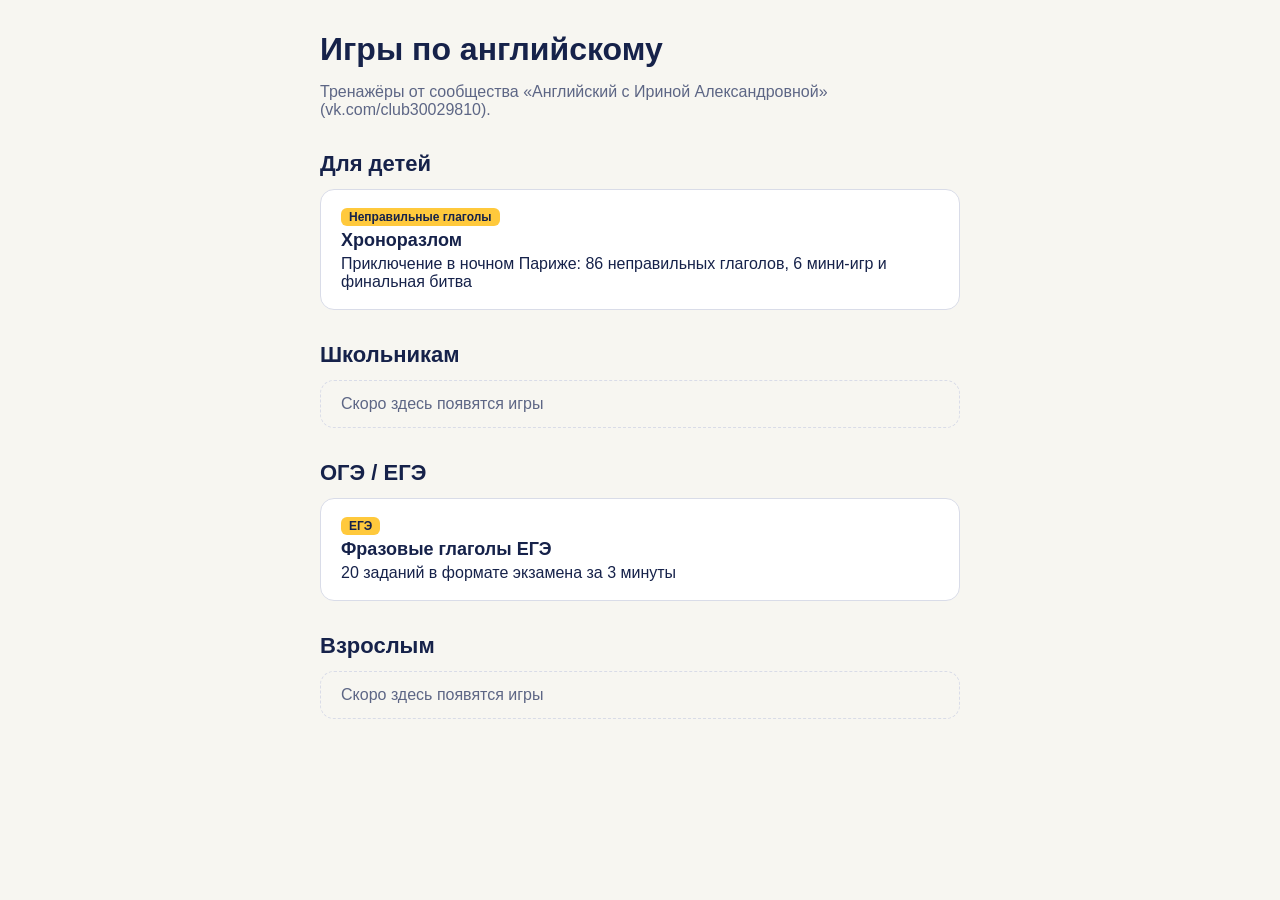
<file: index.html>
<!doctype html>
<html lang="ru">
<head>
<meta charset="utf-8">
<meta name="viewport" content="width=device-width, initial-scale=1">
<title>Игры по английскому</title>
<style>
:root{--bg:#F7F6F1;--card:#fff;--ink:#16224A;--muted:#5D6685;--line:#D9DCE8;--accent:#FFC93C}
@media (prefers-color-scheme:dark){:root{--bg:#0E1530;--card:#16204A;--ink:#EEF1FA;--muted:#A7B0D0;--line:#2C3868;color-scheme:dark}}
*{box-sizing:border-box}
body{margin:0;background:var(--bg);color:var(--ink);font-family:"Segoe UI",Roboto,Arial,sans-serif;padding:32px max(16px,env(safe-area-inset-left,0px))}
.wrap{max-width:640px;margin:0 auto;display:flex;flex-direction:column;gap:16px}
section{display:flex;flex-direction:column;gap:12px}
h1{margin:0;font-size:32px;line-height:1.1}
p{margin:0;color:var(--muted)}
a.card{display:flex;flex-direction:column;gap:4px;padding:18px 20px;border:1px solid var(--line);border-radius:14px;background:var(--card);color:var(--ink);text-decoration:none}
a.card:hover,a.card:focus-visible{border-color:var(--ink);outline:none}
a.card b{font-size:18px}
h2{margin:16px 0 0;font-size:22px}
.soon{padding:14px 20px;border:1px dashed var(--line);border-radius:14px;color:var(--muted)}
.tag{display:inline-block;background:var(--accent);color:#16224A;font-size:12px;font-weight:600;padding:2px 8px;border-radius:6px;align-self:flex-start}
</style>
</head>
<body>
<div class="wrap">
<h1>Игры по английскому</h1>
<p>Тренажёры от сообщества «Английский с Ириной Александровной» (vk.com/club30029810).</p>
<section id="kids"><h2>Для детей</h2>
<a class="card" href="chrono-rift/"><span class="tag">Неправильные глаголы</span><b>Хроноразлом</b><span>Приключение в ночном Париже: 86 неправильных глаголов, 6 мини-игр и финальная битва</span></a>
</section>
<section id="school"><h2>Школьникам</h2>
<div class="soon">Скоро здесь появятся игры</div>
</section>
<section id="exams"><h2>ОГЭ / ЕГЭ</h2>
<a class="card" href="phrasal-ege/"><span class="tag">ЕГЭ</span><b>Фразовые глаголы ЕГЭ</b><span>20 заданий в формате экзамена за 3 минуты</span></a>
</section>
<section id="adults"><h2>Взрослым</h2>
<div class="soon">Скоро здесь появятся игры</div>
</section>
</div>
</body>
</html>
</file>
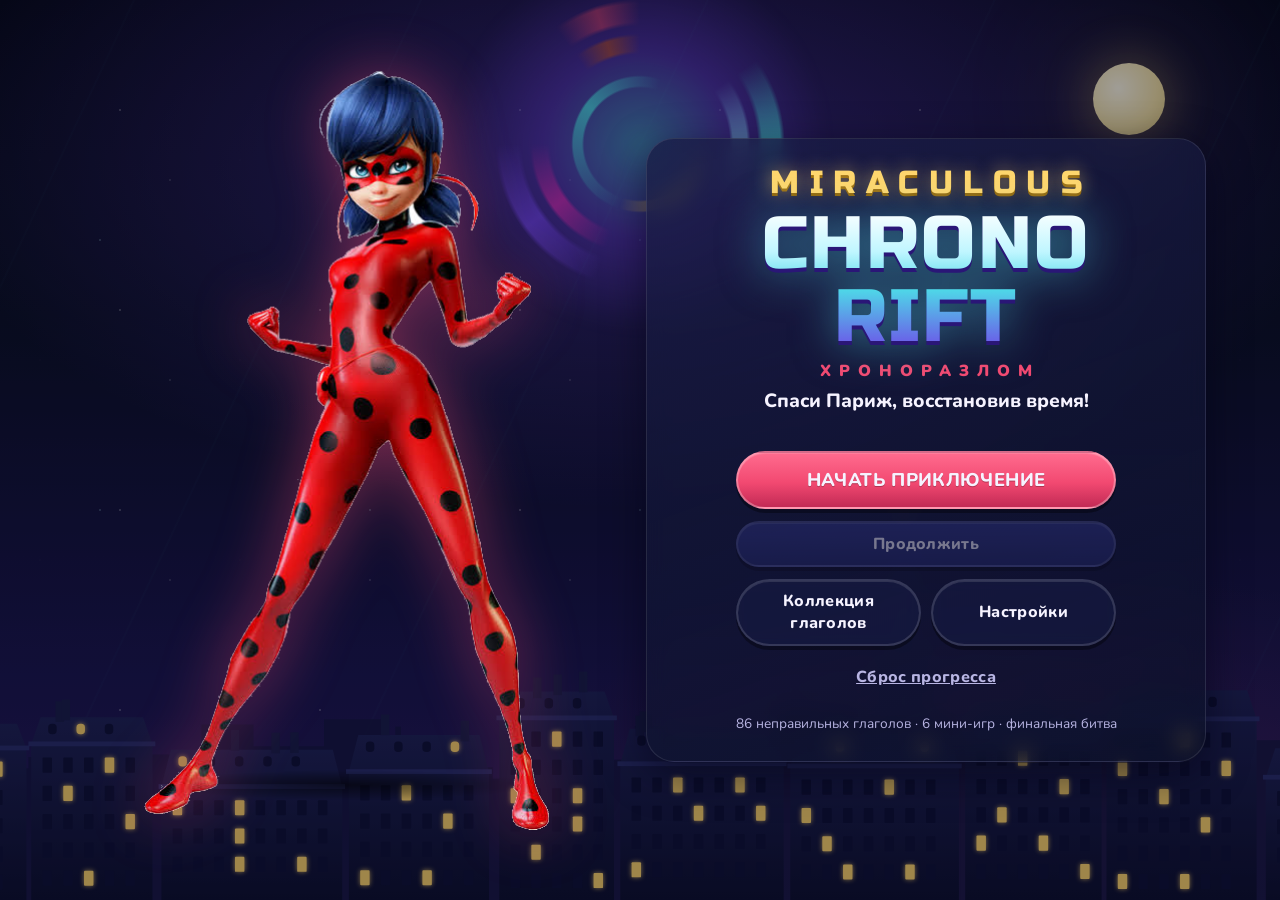
<file: chrono-rift/index.html>
<!DOCTYPE html>
<html lang="ru">
<head>
  <meta charset="UTF-8">
  <meta name="viewport" content="width=device-width, initial-scale=1, viewport-fit=cover">
  <meta name="theme-color" content="#0B1026">
  <title>Miraculous: Chrono Rift — Хроноразлом</title>
  <meta name="description" content="Образовательная игра по неправильным английским глаголам: спаси Париж, восстановив время!">
  <link rel="preconnect" href="https://fonts.googleapis.com">
  <link rel="stylesheet" href="https://fonts.googleapis.com/css2?family=Nunito:wght@500;700;800;900&family=Russo+One&display=swap">
  <link rel="stylesheet" href="css/main.css">
  <link rel="stylesheet" href="css/games.css">
  <link rel="stylesheet" href="css/animations.css">
  <link rel="stylesheet" href="css/responsive.css">
  <link rel="icon" href="data:image/svg+xml,%3Csvg xmlns='http://www.w3.org/2000/svg' viewBox='0 0 32 32'%3E%3Ccircle cx='16' cy='16' r='15' fill='%23F24971'/%3E%3Cpath d='M16 1v30' stroke='%23111' stroke-width='2'/%3E%3Ccircle cx='10' cy='11' r='3' fill='%23111'/%3E%3Ccircle cx='22' cy='11' r='3' fill='%23111'/%3E%3Ccircle cx='9' cy='21' r='3' fill='%23111'/%3E%3Ccircle cx='23' cy='21' r='3' fill='%23111'/%3E%3C/svg%3E">
</head>
<body>
  <!-- Мир: ночной Париж -->
  <div id="world" aria-hidden="true">
    <div class="sky"></div>
    <div class="stars s1"></div><div class="stars s2"></div>
    <div class="moon"></div>
    <div class="world-portal"><div class="portal"><i></i><i></i><i></i></div></div>
    <div class="energy-lines"></div>
    <div id="skyline"></div>
    <div class="world-dim"></div>
  </div>

  <main id="app">
    <!-- СТАРТ -->
    <section class="screen" id="scr-title">
      <div class="title-wrap">
        <div class="title-hero"><img src="assets/characters/ladybug-cutout.png" alt="Леди Баг" draggable="false"></div>
        <div class="title-panel">
          <h1 class="logo"><span class="logo-top">MIRACULOUS</span><span class="logo-main">CHRONO RIFT</span><span class="logo-ru">Хроноразлом</span></h1>
          <p class="subtitle">Спаси Париж, восстановив время!</p>
          <p id="title-greet" class="greet"></p>
          <div class="title-buttons">
            <button class="btn primary big" id="btn-start">НАЧАТЬ ПРИКЛЮЧЕНИЕ</button>
            <button class="btn" id="btn-continue">Продолжить</button>
            <div class="row">
              <button class="btn ghost" id="btn-book-title">Коллекция глаголов</button>
              <button class="btn ghost" id="btn-settings-title">Настройки</button>
            </div>
            <button class="btn link" id="btn-reset">Сброс прогресса</button>
          </div>
          <p class="title-foot">86 неправильных глаголов · 6 мини-игр · финальная битва</p>
        </div>
      </div>
    </section>

    <!-- ИНТРО -->
    <section class="screen" id="scr-intro"><div id="intro-stage" class="intro-stage"></div></section>

    <!-- КАРТА -->
    <section class="screen" id="scr-map">
      <header class="topbar">
        <button class="icon-btn" id="map-home" aria-label="На главный экран"><svg class="ico" viewBox="0 0 24 24" fill="none" stroke="currentColor" stroke-width="2" stroke-linecap="round"><path d="M3 11l9-7 9 7v9H3z"/><path d="M9 20v-6h6v6"/></svg></button>
        <h2 class="topbar-title">Карта Парижа</h2>
        <button class="icon-btn" id="map-settings" aria-label="Настройки"><svg class="ico" viewBox="0 0 24 24" fill="none" stroke="currentColor" stroke-width="2" stroke-linecap="round"><circle cx="12" cy="12" r="3"/><path d="M12 2v3M12 19v3M2 12h3M19 12h3M4.9 4.9l2.1 2.1M17 17l2.1 2.1M4.9 19.1L7 17M17 7l2.1-2.1"/></svg></button>
      </header>
      <div id="map-player"></div>
      <div class="map-frame"><div id="map-stage" class="map-stage"></div></div>
      <nav class="map-dock">
        <button class="dock-btn" id="map-book"><svg class="ico" viewBox="0 0 24 24" fill="none" stroke="currentColor" stroke-width="2" stroke-linecap="round"><path d="M4 4.5A2.5 2.5 0 0 1 6.5 2H20v17H6.5A2.5 2.5 0 0 0 4 21.5zM4 21.5A2.5 2.5 0 0 1 6.5 19H20v3H6.5"/></svg><span>Книга времени</span></button>
        <button class="dock-btn" id="map-hunt"><svg class="ico" viewBox="0 0 24 24" fill="none" stroke="currentColor" stroke-width="2" stroke-linecap="round"><circle cx="12" cy="12" r="8"/><circle cx="12" cy="12" r="3"/><path d="M12 1v4M12 19v4M1 12h4M19 12h4"/></svg><span>Охота за глаголами</span></button>
        <button class="dock-btn" id="map-trouble"><svg class="ico" viewBox="0 0 24 24" fill="none" stroke="currentColor" stroke-width="2" stroke-linecap="round"><path d="M20 11a8 8 0 1 0-2.3 5.7M20 4v7h-7"/></svg><span>Повтор ошибок</span><em id="map-trouble-count"></em></button>
        <button class="dock-btn" id="map-ach"><svg class="ico" viewBox="0 0 24 24" fill="none" stroke="currentColor" stroke-width="2" stroke-linecap="round"><path d="M8 21h8M12 17v4M7 4h10v5a5 5 0 0 1-10 0zM7 6H3c0 3 2 5 4 5M17 6h4c0 3-2 5-4 5"/></svg><span>Достижения</span></button>
      </nav>
    </section>

    <!-- ИГРА -->
    <section class="screen" id="scr-game">
      <header class="topbar game-top">
        <button class="icon-btn back-to-map" aria-label="Назад на карту"><svg class="ico" viewBox="0 0 24 24" fill="none" stroke="currentColor" stroke-width="2.4" stroke-linecap="round"><path d="M15 5l-7 7 7 7"/></svg></button>
        <h2 class="topbar-title" id="game-title"></h2>
        <span class="topbar-space"></span>
      </header>
      <div id="game-root" class="game-root"></div>
    </section>

    <!-- КНИГА ВРЕМЕНИ -->
    <section class="screen" id="scr-book">
      <header class="topbar">
        <button class="icon-btn back-to-map" aria-label="Назад"><svg class="ico" viewBox="0 0 24 24" fill="none" stroke="currentColor" stroke-width="2.4" stroke-linecap="round"><path d="M15 5l-7 7 7 7"/></svg></button>
        <h2 class="topbar-title">THE BOOK OF TIME</h2>
        <span class="topbar-space"></span>
      </header>
      <div class="book">
        <div class="book-tools">
          <input id="book-search" class="input" type="search" placeholder="Поиск: go, went, летать…" autocomplete="off">
          <select id="book-groups" class="input"></select>
          <button class="btn primary small" id="book-study">Учить эту группу</button>
        </div>
        <div id="book-filters" class="chips">
          <button class="chip on" data-f="all">Все</button>
          <button class="chip" data-f="new">Новые</button>
          <button class="chip" data-f="learning">Изучаются</button>
          <button class="chip" data-f="familiar">Знакомые</button>
          <button class="chip" data-f="mastered">Освоены</button>
          <button class="chip" data-f="mistakes">Частые ошибки</button>
        </div>
        <div id="book-summary" class="book-summary"></div>
        <div id="book-grid" class="book-grid"></div>
      </div>
    </section>

    <!-- ДОСТИЖЕНИЯ -->
    <section class="screen" id="scr-ach">
      <header class="topbar">
        <button class="icon-btn back-to-map" aria-label="Назад"><svg class="ico" viewBox="0 0 24 24" fill="none" stroke="currentColor" stroke-width="2.4" stroke-linecap="round"><path d="M15 5l-7 7 7 7"/></svg></button>
        <h2 class="topbar-title">Достижения</h2>
        <span class="topbar-space"></span>
      </header>
      <div class="ach-wrap"><div id="ach-stats" class="ach-stats"></div><div id="ach-grid" class="ach-grid"></div></div>
    </section>
  </main>

  <div id="fx-layer" aria-hidden="true"></div>
  <div id="overlay-root"></div>
  <div id="toasts" aria-live="polite"></div>
  <noscript><p class="noscript">Для игры нужен JavaScript.</p></noscript>

  <script src="js/data.js"></script>
  <script src="js/progress.js"></script>
  <script src="js/audio.js"></script>
  <script src="js/art.js"></script>
  <script src="js/ui.js"></script>
  <script src="js/questions.js"></script>
  <script src="js/games/bridge.js"></script>
  <script src="js/games/rooftop.js"></script>
  <script src="js/games/memory.js"></script>
  <script src="js/games/timeline.js"></script>
  <script src="js/games/laboratory.js"></script>
  <script src="js/games/metro.js"></script>
  <script src="js/games/finale.js"></script>
  <script src="js/games/hunt.js"></script>
  <script src="js/app.js"></script>
</body>
</html>
</file>
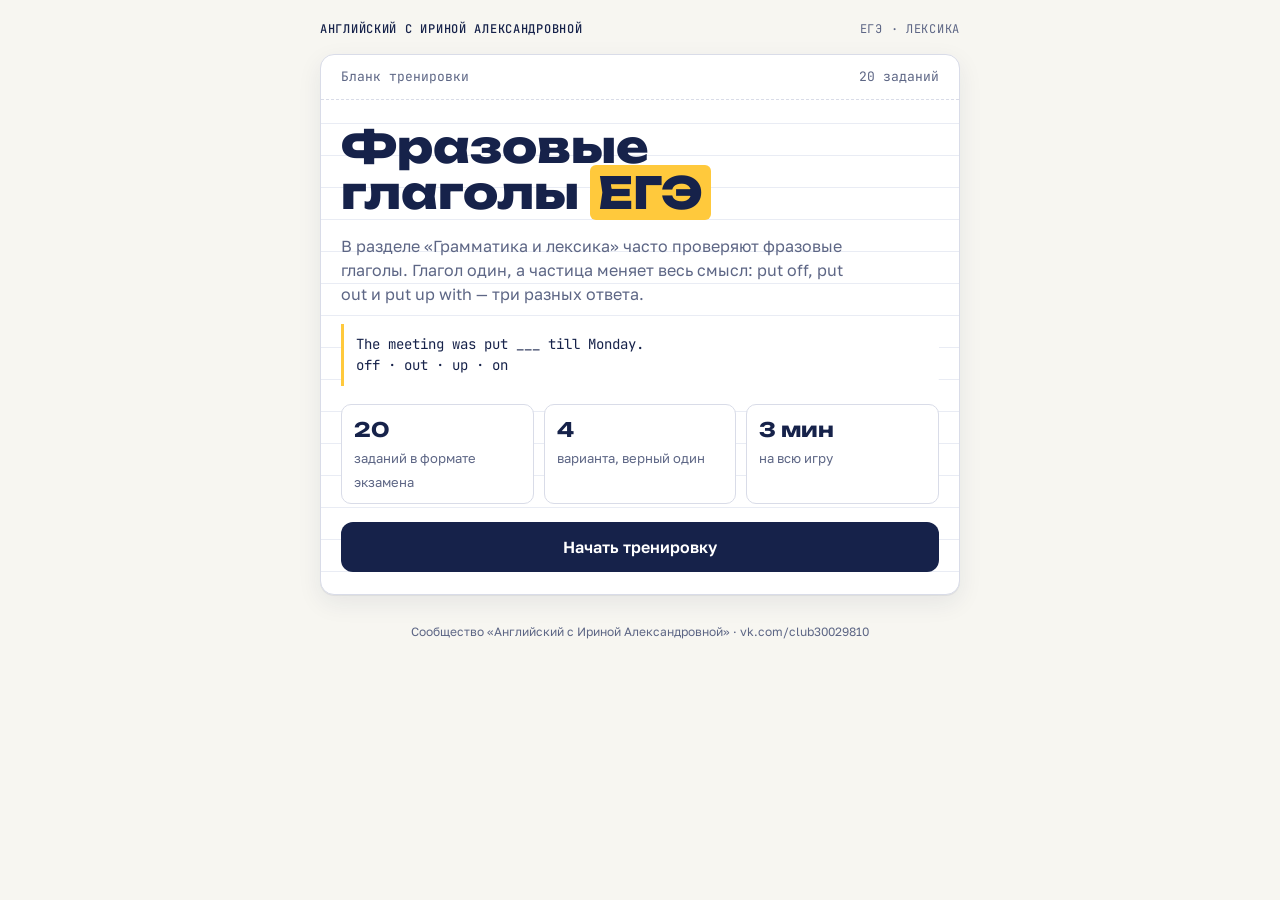
<file: phrasal-ege/index.html>
<!doctype html>
<html lang="ru">
<head>
<meta charset="utf-8">
<meta name="viewport" content="width=device-width, initial-scale=1, viewport-fit=cover">
<meta property="og:title" content="Фразовые глаголы ЕГЭ: тренажёр">
<meta property="og:description" content="20 заданий в формате ЕГЭ за 3 минуты. Английский с Ириной Александровной.">
<meta property="og:type" content="website">
<title>Фразовые глаголы ЕГЭ</title>
<meta name="description" content="20 заданий на фразовые глаголы в формате ЕГЭ по английскому. Английский с Ириной Александровной.">
<link rel="preconnect" href="https://fonts.googleapis.com">
<link rel="preconnect" href="https://fonts.gstatic.com" crossorigin>
<link rel="stylesheet" href="https://fonts.googleapis.com/css2?family=Unbounded:wght@600;800&family=Golos+Text:wght@400;500;600&family=JetBrains+Mono:wght@500&family=Caveat:wght@600;700&display=swap">
<style>
/* Layout: one answer sheet ("бланк") at the centre; teacher's red pen marks the answers */
:root{
  --paper:#F7F6F1; --sheet:#FFFFFF; --ink:#16224A; --muted:#5D6685; --line:#D9DCE8;
  --grid:#E9ECF4; --accent:#FFC93C; --pen:#D2342C; --ok:#1F8A4C; --okbg:#E6F4EB; --badbg:#FBE9E7;
  --shadow:0 1px 0 rgba(22,34,74,.06),0 8px 24px rgba(22,34,74,.08);
  --f-display:"Unbounded","Arial Black",system-ui,sans-serif;
  --f-body:"Golos Text","Segoe UI",Roboto,Arial,sans-serif;
  --f-mono:"JetBrains Mono",ui-monospace,Consolas,monospace;
  --f-hand:"Caveat","Comic Sans MS",cursive;
}
@media (prefers-color-scheme: dark){:root:not([data-theme="light"]){
  --paper:#0E1530; --sheet:#16204A; --ink:#EEF1FA; --muted:#A7B0D0; --line:#2C3868;
  --grid:#1B2756; --accent:#FFC93C; --pen:#FF6A5E; --ok:#4FD08A; --okbg:#173A33; --badbg:#3A1E2A;
  --shadow:0 1px 0 rgba(0,0,0,.3),0 10px 30px rgba(0,0,0,.35); color-scheme:dark}}
:root[data-theme="dark"]{
  --paper:#0E1530; --sheet:#16204A; --ink:#EEF1FA; --muted:#A7B0D0; --line:#2C3868;
  --grid:#1B2756; --accent:#FFC93C; --pen:#FF6A5E; --ok:#4FD08A; --okbg:#173A33; --badbg:#3A1E2A;
  --shadow:0 1px 0 rgba(0,0,0,.3),0 10px 30px rgba(0,0,0,.35); color-scheme:dark}

*{box-sizing:border-box}
html{-webkit-text-size-adjust:100%}
body{margin:0}
[hidden]{display:none!important}
img{max-width:100%}
body{background:var(--paper);color:var(--ink);font-family:var(--f-body);font-size:16px;line-height:1.5;
  padding-left:max(16px,env(safe-area-inset-left,0px));padding-right:max(16px,env(safe-area-inset-right,0px));padding-block:20px 40px}
.wrap{max-width:640px;margin:0 auto;display:flex;flex-direction:column;gap:16px}
.brand{display:flex;justify-content:space-between;align-items:center;gap:12px;flex-wrap:wrap;font-family:var(--f-mono);font-size:12px;letter-spacing:.06em;text-transform:uppercase;color:var(--muted)}
.brand b{color:var(--ink);font-weight:500}
.sheet{background:var(--sheet);border:1px solid var(--line);border-radius:14px;box-shadow:var(--shadow);overflow:hidden}
.sheet-head{display:flex;justify-content:space-between;align-items:center;gap:12px;padding:12px 20px;border-bottom:1px dashed var(--line);font-family:var(--f-mono);font-size:13px;color:var(--muted)}
.sheet-body{padding:24px 20px 22px;display:flex;flex-direction:column;gap:18px;
  background-image:linear-gradient(var(--grid) 1px,transparent 1px);background-size:100% 32px;background-position:0 23px}
h1{font-family:var(--f-display);font-weight:800;font-size:clamp(28px,7vw,44px);line-height:1.05;margin:0;text-wrap:balance}
h1 .hl{background:var(--accent);color:#16224A;padding:0 .18em;border-radius:6px}
.lead{margin:0;color:var(--muted);max-width:52ch}
.rules{display:grid;grid-template-columns:repeat(3,minmax(0,1fr));gap:10px}
.rule{border:1px solid var(--line);border-radius:10px;padding:10px 12px;background:var(--sheet)}
.rule strong{display:block;font-family:var(--f-display);font-size:20px}
.rule span{font-size:13px;color:var(--muted)}
@media (max-width:440px){.rules{grid-template-columns:1fr}}
.example{font-family:var(--f-mono);font-size:14px;background:var(--sheet);border-left:3px solid var(--accent);padding:10px 12px;border-radius:0 8px 8px 0}
.btn{appearance:none;border:0;border-radius:12px;padding:14px 22px;font:600 16px/1 var(--f-body);cursor:pointer;background:var(--ink);color:var(--sheet);display:inline-flex;align-items:center;justify-content:center;gap:8px;min-height:50px}
.btn:hover{filter:brightness(1.12)}
.btn.ghost{background:transparent;color:var(--ink);border:1.5px solid var(--line)}
.btn:focus-visible,.opt:focus-visible{outline:3px solid var(--accent);outline-offset:2px}
.progress{height:6px;background:var(--grid);border-radius:99px;overflow:hidden}
.progress i{display:block;height:100%;background:var(--accent);width:0;transition:width .3s ease}
.task-no{font-family:var(--f-mono);font-size:13px;color:var(--muted);letter-spacing:.04em}
.sentence{font-size:clamp(20px,5vw,24px);font-weight:500;line-height:1.45;margin:0}
.gap{display:inline-block;min-width:5.5em;border-bottom:2px solid var(--ink);text-align:center;font-weight:600;padding:0 .2em;line-height:1.2}
.gap.ok{color:var(--ok);border-color:var(--ok)}
.gap.bad{color:var(--pen);border-color:var(--pen)}
.hint{font-size:14px;color:var(--muted);margin:-6px 0 0}
.opts{display:grid;grid-template-columns:repeat(2,minmax(0,1fr));gap:10px}
@media (max-width:400px){.opts{grid-template-columns:1fr}}
.opt{appearance:none;text-align:left;border:1.5px solid var(--line);background:var(--sheet);color:var(--ink);border-radius:12px;padding:14px 14px;font:500 17px/1.2 var(--f-body);cursor:pointer;display:flex;align-items:center;gap:10px;min-height:54px;position:relative}
.opt .k{font-family:var(--f-mono);font-size:13px;color:var(--muted);border:1px solid var(--line);border-radius:6px;width:24px;height:24px;display:grid;place-items:center;flex:none}
.opt:hover:not([disabled]){border-color:var(--ink)}
.opt[disabled]{cursor:default}
.opt.ok{border-color:var(--ok);background:var(--okbg)}
.opt.bad{border-color:var(--pen);background:var(--badbg)}
.opt.bad::after{content:"";position:absolute;left:12px;right:12px;top:50%;height:2px;background:var(--pen);transform:rotate(-3deg)}
.opt.dim{opacity:.5}
.feedback{border-radius:12px;padding:14px 16px;display:flex;flex-direction:column;gap:6px;border:1px dashed var(--line);background:var(--sheet)}
.mark{font-family:var(--f-hand);font-size:30px;line-height:1;font-weight:700}
.mark.ok{color:var(--ok)}
.mark.bad{color:var(--pen)}
.feedback p{margin:0}
.feedback .tr{color:var(--muted);font-size:15px}
.row{display:flex;gap:10px;flex-wrap:wrap;justify-content:space-between;align-items:center}
.score{font-family:var(--f-mono);font-size:13px;color:var(--muted)}
.score b{color:var(--ink)}
.big{font-family:var(--f-display);font-weight:800;font-size:clamp(56px,16vw,96px);line-height:1}
.big small{font-size:.4em;color:var(--muted);font-weight:600}
.verdict{font-family:var(--f-hand);font-size:34px;color:var(--pen);line-height:1.1;transform:rotate(-2deg);display:inline-block}
.review{display:flex;flex-direction:column;gap:8px;margin:0;padding:0;list-style:none}
.review li{border:1px solid var(--line);border-radius:10px;padding:10px 12px;background:var(--sheet);font-size:15px}
.review li b{color:var(--ok)}
.review li s{color:var(--pen)}
.cta{background:var(--ink);color:var(--sheet);border-radius:14px;padding:20px;display:flex;flex-direction:column;gap:12px}
.cta h2{font-family:var(--f-display);font-size:20px;line-height:1.2;margin:0;text-wrap:balance}
.cta p{margin:0;opacity:.9}
.cta .code{font-family:var(--f-mono);background:var(--accent);color:#16224A;padding:2px 8px;border-radius:6px;font-weight:500}
.cta a.btn{background:var(--accent);color:#16224A;text-decoration:none;align-self:flex-start}
.foot{font-size:12px;color:var(--muted);text-align:center}
@media (prefers-reduced-motion:reduce){*{transition:none!important;animation:none!important}}
</style>
</head>
<body>

<div class="wrap">
  <div class="brand"><span><b>Английский с Ириной Александровной</b></span><span>ЕГЭ · лексика</span></div>

  <section class="sheet" id="screen-start">
    <div class="sheet-head"><span>Бланк тренировки</span><span>20 заданий</span></div>
    <div class="sheet-body">
      <h1>Фразовые глаголы <span class="hl">ЕГЭ</span></h1>
      <p class="lead">В разделе «Грамматика и лексика» часто проверяют фразовые глаголы. Глагол один, а частица меняет весь смысл: put off, put out и put up with — три разных ответа.</p>
      <div class="example">The meeting was put ___ till Monday.<br>off · out · up · on</div>
      <div class="rules">
        <div class="rule"><strong>20</strong><span>заданий в формате экзамена</span></div>
        <div class="rule"><strong>4</strong><span>варианта, верный один</span></div>
        <div class="rule"><strong>3 мин</strong><span>на всю игру</span></div>
      </div>
      <button class="btn" id="start">Начать тренировку</button>
    </div>
  </section>

  <section class="sheet" id="screen-q" hidden>
    <div class="sheet-head"><span class="task-no" id="qno">Задание 1 из 20</span><span class="score">Верно: <b id="sc">0</b></span></div>
    <div class="progress" aria-hidden="true"><i id="bar"></i></div>
    <div class="sheet-body">
      <p class="sentence" id="sentence"></p>
      <p class="hint" id="hint"></p>
      <div class="opts" id="opts" role="group" aria-label="Варианты ответа"></div>
      <div class="feedback" id="fb" hidden aria-live="polite">
        <span class="mark" id="mark"></span>
        <p id="expl"></p>
        <p class="tr" id="tr"></p>
      </div>
      <div class="row">
        <span class="score" id="keys">Можно отвечать клавишами 1–4</span>
        <button class="btn" id="next" hidden>Дальше</button>
      </div>
    </div>
  </section>

  <section class="sheet" id="screen-end" hidden>
    <div class="sheet-head"><span>Результат</span><span id="endmeta"></span></div>
    <div class="sheet-body">
      <div class="big" id="final">0<small>/20</small></div>
      <span class="verdict" id="verdict"></span>
      <p class="lead" id="advice"></p>
      <div id="reviewwrap">
        <p class="task-no" style="margin:0 0 8px">Ошибки, которые стоит повторить</p>
        <ul class="review" id="review"></ul>
      </div>
      <div class="cta">
        <h2>Готовитесь к ЕГЭ в этом году?</h2>
        <p>Напишите <span class="code">ЕГЭ</span> в сообщения сообщества — пришлю чек-лист подготовки по месяцам. А на бесплатном пробном занятии определим ваш уровень и составим план до экзамена.</p>
        <a class="btn" href="https://vk.me/club30029810" target="_blank" rel="noopener">Написать в сообщения</a>
      </div>
      <div class="row">
        <button class="btn ghost" id="again">Пройти ещё раз</button>
        <button class="btn ghost" id="copy">Скопировать результат</button>
      </div>
    </div>
  </section>

  <p class="foot">Сообщество «Английский с Ириной Александровной» · vk.com/club30029810</p>
</div>

<script>
const Q=[
 {s:"The meeting was ___ until next Monday because the director was ill.",v:"put",a:"off",o:["off","out","up","on"],t:"put off — откладывать, переносить",r:"Встречу перенесли на следующий понедельник."},
 {s:"It took the firefighters three hours to ___ the fire.",v:"put",a:"out",o:["out","off","up","away"],t:"put out — потушить (огонь, сигарету)",r:"Пожарным понадобилось три часа, чтобы потушить огонь."},
 {s:"I can't ___ with his rudeness any longer.",v:"put",a:"up",o:["up","on","off","down"],t:"put up with — терпеть, мириться",r:"Я больше не могу терпеть его грубость."},
 {s:"She really ___ her grandmother: they are both kind and very stubborn.",v:"takes",a:"after",o:["after","off","up","over"],t:"take after — быть похожим на родственника",r:"Она очень похожа на бабушку."},
 {s:"Our plane ___ two hours late because of the fog.",v:"took",a:"off",o:["off","in","after","over"],t:"take off — взлетать (о самолёте)",r:"Наш самолёт взлетел на два часа позже из-за тумана."},
 {s:"My uncle finally decided to ___ smoking.",v:"give",a:"up",o:["up","in","out","away"],t:"give up — бросить (привычку), сдаться",r:"Мой дядя наконец решил бросить курить."},
 {s:"Our car ___ in the middle of the motorway.",v:"broke",a:"down",o:["down","in","out","up"],t:"break down — сломаться (о машине, технике)",r:"Наша машина сломалась посреди трассы."},
 {s:"Thieves ___ while the family was on holiday and stole the TV.",v:"broke",a:"in",o:["in","out","down","off"],t:"break in — вломиться, проникнуть со взломом",r:"Воры вломились, пока семья была в отпуске, и украли телевизор."},
 {s:"Please ___ the application form in capital letters.",v:"fill",a:"in",o:["in","up","on","over"],t:"fill in — заполнить (бланк, анкету)",r:"Пожалуйста, заполните заявление печатными буквами."},
 {s:"You can ___ any unknown words in an online dictionary.",v:"look",a:"up",o:["up","for","after","into"],t:"look up — найти (в словаре, справочнике)",r:"Любые незнакомые слова можно найти в онлайн-словаре."},
 {s:"Who is going to ___ the children while we are away?",v:"look",a:"after",o:["after","for","up","through"],t:"look after — присматривать, заботиться",r:"Кто будет присматривать за детьми, пока нас нет?"},
 {s:"We have ___ of milk, so I'll go to the shop.",v:"run",a:"out",o:["out","into","over","away"],t:"run out (of) — закончиться (о запасах)",r:"У нас закончилось молоко, так что я схожу в магазин."},
 {s:"Yesterday I ___ an old classmate at the railway station.",v:"ran",a:"into",o:["into","out","over","off"],t:"run into — случайно встретить",r:"Вчера я случайно встретил одноклассника на вокзале."},
 {s:"The new teacher ___ well with all her students.",v:"gets",a:"on",o:["on","over","through","off"],t:"get on (with) — ладить",r:"Новая учительница хорошо ладит со всеми учениками."},
 {s:"It took her almost a month to ___ the flu.",v:"get",a:"over",o:["over","on","off","through"],t:"get over — оправиться, поправиться",r:"Ей понадобился почти месяц, чтобы оправиться от гриппа."},
 {s:"We are counting on you. Please don't ___ the team!",v:"let",a:"down",o:["down","off","out","in"],t:"let down — подвести, разочаровать",r:"Мы на тебя рассчитываем. Пожалуйста, не подведи команду!"},
 {s:"None of it was true: he ___ the whole story.",v:"made",a:"up",o:["up","out","off","for"],t:"make up — выдумать, сочинить",r:"Ничего из этого не было правдой: он выдумал всю историю."},
 {s:"It was so dark that I couldn't ___ the words on the sign.",v:"make",a:"out",o:["out","up","off","for"],t:"make out — разглядеть, разобрать",r:"Было так темно, что я не мог разобрать слова на табличке."},
 {s:"Could you ___ the radio? I can't hear the news.",v:"turn",a:"up",o:["up","down","off","out"],t:"turn up — сделать громче; также «появиться»",r:"Можешь сделать радио погромче? Я не слышу новости."},
 {s:"They ___ our offer because it was too expensive.",v:"turned",a:"down",o:["down","up","off","over"],t:"turn down — отклонить (предложение, просьбу)",r:"Они отклонили наше предложение, потому что оно было слишком дорогим."}
];
const $=id=>document.getElementById(id);
let order=[],i=0,score=0,wrong=[],answered=false;
const shuffle=a=>{a=a.slice();for(let k=a.length-1;k>0;k--){const j=Math.floor(Math.random()*(k+1));[a[k],a[j]]=[a[j],a[k]]}return a};
function show(id){["screen-start","screen-q","screen-end"].forEach(s=>$(s).hidden=s!==id);window.scrollTo({top:0})}
function start(){order=shuffle(Q);i=0;score=0;wrong=[];show("screen-q");render()}
function sentenceHTML(q,fill,cls){
  const parts=q.s.split("___");
  return esc(parts[0])+'<span class="gap '+(cls||"")+'">'+(fill?esc(q.v+" "+fill):"&nbsp;")+'</span>'+esc(parts[1]||"");
}
function esc(t){return t.replace(/[&<>"]/g,c=>({"&":"&amp;","<":"&lt;",">":"&gt;",'"':"&quot;"}[c]))}
function render(){
  answered=false;const q=order[i];
  $("qno").textContent="Задание "+(i+1)+" из "+order.length;
  $("sc").textContent=score;
  $("bar").style.width=(i/order.length*100)+"%";
  $("sentence").innerHTML=sentenceHTML(q);
  $("hint").textContent="Выберите частицу к глаголу "+q.v.toUpperCase();
  const box=$("opts");box.innerHTML="";
  shuffle(q.o).forEach((o,k)=>{
    const b=document.createElement("button");b.className="opt";b.id="opt-"+k;b.dataset.v=o;
    b.innerHTML='<span class="k">'+(k+1)+'</span><span>'+esc(q.v+" "+o)+'</span>';
    b.addEventListener("click",()=>answer(o));box.appendChild(b);
  });
  $("fb").hidden=true;$("next").hidden=true;
}
function answer(o){
  if(answered)return;answered=true;const q=order[i];const ok=o===q.a;
  if(ok)score++;else wrong.push({q,o});
  [...$("opts").children].forEach(b=>{b.disabled=true;const v=b.dataset.v;
    if(v===q.a)b.classList.add("ok");else if(v===o)b.classList.add("bad");else b.classList.add("dim")});
  $("sentence").innerHTML=sentenceHTML(q,q.a,ok?"ok":"bad");
  $("mark").textContent=ok?"Верно!":"Ошибка: правильно "+q.v+" "+q.a;
  $("mark").className="mark "+(ok?"ok":"bad");
  $("expl").textContent=q.t;$("tr").textContent=q.r;
  $("fb").hidden=false;$("sc").textContent=score;
  $("next").hidden=false;$("next").textContent=i===order.length-1?"Узнать результат":"Дальше";$("next").focus();
}
function next(){i++;if(i<order.length)render();else finish()}
function finish(){
  $("bar").style.width="100%";
  $("final").innerHTML=score+"<small>/"+order.length+"</small>";
  let v,a;
  if(score>=18){v="Отлично, это уровень высокого балла!";a="Фразовые глаголы — ваша сильная сторона. Держите уровень: повторяйте список раз в неделю и решайте задания из демоверсий."}
  else if(score>=13){v="Хорошо, но баллы ещё теряются";a="Основу вы знаете, но в похожих частицах путаетесь. Повторите ошибки ниже и пройдите игру ещё раз через пару дней."}
  else if(score>=8){v="Есть над чем поработать";a="На экзамене такие задания могут стоить вам нескольких баллов. Учите фразовые глаголы группами по одному глаголу: put off / put out / put up with."}
  else {v="Начинаем с основы";a="Не расстраивайтесь: фразовые глаголы — одна из самых сложных тем. Начните с самых частых: give up, look after, run out of, get on with."}
  $("verdict").textContent=v;$("advice").textContent=a;
  $("endmeta").textContent=Math.round(score/order.length*100)+"% верно";
  const ul=$("review");ul.innerHTML="";
  $("reviewwrap").hidden=!wrong.length;
  wrong.forEach(({q,o})=>{const li=document.createElement("li");
    li.innerHTML=esc(q.s.replace("___",q.v+" "+q.a))+'<br><s>'+esc(q.v+" "+o)+'</s> → <b>'+esc(q.v+" "+q.a)+'</b> · '+esc(q.t.split(" — ")[1]||"");ul.appendChild(li)});
  show("screen-end");
}
$("start").addEventListener("click",start);
$("next").addEventListener("click",next);
$("again").addEventListener("click",start);
$("copy").addEventListener("click",async()=>{
  const t="Мой результат в тренажёре «Фразовые глаголы ЕГЭ»: "+score+"/"+order.length+". Попробуй сам в сообществе «Английский с Ириной Александровной» vk.com/club30029810";
  try{await navigator.clipboard.writeText(t);$("copy").textContent="Скопировано"}
  catch(e){$("copy").textContent="Не удалось скопировать";}
  setTimeout(()=>$("copy").textContent="Скопировать результат",2000);
});
document.addEventListener("keydown",e=>{
  if($("screen-q").hidden)return;
  if(!answered&&/^[1-4]$/.test(e.key)){const b=$("opt-"+(+e.key-1));if(b)b.click()}
  else if(answered&&(e.key==="Enter"||e.key===" ")){e.preventDefault();next()}
});
</script>

</body>
</html>
</file>
<file: chrono-rift/css/main.css>
/* ===== MIRACULOUS: CHRONO RIFT — основная тема ===== */
:root {
  --night: #0B1026;
  --surface: #191C45;
  --surface-2: #232766;
  --surface-3: #2e3380;
  --time: #7045E8;
  --portal: #4ED9E8;
  --gold: #FFD66D;
  --lady: #F24971;
  --cat: #9BE564;
  --text: #F6F3FF;
  --muted: #b8b5e3;
  --bad: #ff7a96;
  --ok: #7ef0b0;
  --restore: 0;
  --r: 18px;
  --shadow: 0 12px 40px rgba(3, 4, 20, .55);
  --font-display: 'Russo One', 'Arial Black', Impact, system-ui, sans-serif;
  --font: 'Nunito', 'Segoe UI', system-ui, -apple-system, sans-serif;
  color-scheme: dark;
}
* { box-sizing: border-box; }
html, body { margin: 0; min-height: 100%; }
body {
  font-family: var(--font);
  color: var(--text);
  background: var(--night);
  overflow-x: hidden;
  -webkit-tap-highlight-color: transparent;
  line-height: 1.35;
}
button, input, select { font: inherit; color: inherit; }
button { cursor: pointer; }
img { max-width: 100%; }
.ico { width: 1.25em; height: 1.25em; flex: none; vertical-align: -0.22em; }
:focus-visible { outline: 3px solid var(--portal); outline-offset: 2px; }

/* ===== Мир: ночной Париж ===== */
#world { position: fixed; inset: 0; z-index: 0; overflow: hidden; pointer-events: none; }
.sky {
  position: absolute; inset: 0;
  background:
    radial-gradient(ellipse 80% 55% at 50% 18%, rgba(112, 69, 232, calc(.45 - var(--restore) * .2)), transparent 70%),
    radial-gradient(ellipse 60% 40% at 80% 90%, rgba(242, 73, 113, .14), transparent 70%),
    linear-gradient(180deg, #070a1c 0%, #0B1026 35%, #1a1650 75%, #2a1c5c 100%);
  transition: background 1.2s;
}
.stars { position: absolute; inset: -50px; opacity: .85; }
.stars.s1 {
  background-image:
    radial-gradient(1.4px 1.4px at 20px 30px, #fff, transparent 60%),
    radial-gradient(1px 1px at 120px 80px, #cfe9ff, transparent 60%),
    radial-gradient(1.6px 1.6px at 170px 160px, #fff, transparent 60%),
    radial-gradient(1px 1px at 60px 140px, #ffe9b0, transparent 60%),
    radial-gradient(1.2px 1.2px at 90px 10px, #fff, transparent 60%);
  background-size: 200px 200px;
  animation: twinkle 5s ease-in-out infinite alternate;
}
.stars.s2 {
  background-image:
    radial-gradient(1px 1px at 40px 60px, #fff, transparent 60%),
    radial-gradient(1.8px 1.8px at 150px 20px, #b9f6ff, transparent 60%),
    radial-gradient(1px 1px at 220px 190px, #fff, transparent 60%);
  background-size: 270px 270px;
  animation: twinkle 7s ease-in-out -2s infinite alternate;
  opacity: .6;
}
.moon {
  position: absolute; top: 7vh; right: 9vw; width: 72px; height: 72px; border-radius: 50%;
  background: radial-gradient(circle at 35% 35%, #fffbe8, #f3e2a6 60%, #d8c27a);
  box-shadow: 0 0 40px 10px rgba(255, 214, 109, .25), 0 0 120px 40px rgba(255, 214, 109, .08);
}
.world-portal { position: absolute; left: 50%; top: 16vh; transform: translate(-50%, -50%); --ps: min(46vw, 380px); opacity: calc(1 - var(--restore)); transition: opacity 1.5s; }
body.story-done .world-portal { opacity: 0; }

/* Портал — переиспользуемый элемент */
.portal { position: relative; width: var(--ps, 240px); height: var(--ps, 240px); border-radius: 50%; }
.portal::before {
  content: ''; position: absolute; inset: 0; border-radius: 50%;
  background: radial-gradient(circle, rgba(78, 217, 232, .55) 0%, rgba(112, 69, 232, .45) 35%, rgba(112, 69, 232, 0) 70%);
  filter: blur(6px); animation: pulse 3s ease-in-out infinite;
}
.portal i {
  position: absolute; inset: 8%; border-radius: 50%;
  background: conic-gradient(from 0deg, transparent 0 15%, rgba(78, 217, 232, .9) 25%, transparent 35% 55%, rgba(112, 69, 232, .95) 65%, transparent 75% 90%, rgba(242, 73, 113, .6) 95%, transparent);
  -webkit-mask: radial-gradient(circle, transparent 52%, #000 54%, #000 62%, transparent 64%);
  mask: radial-gradient(circle, transparent 52%, #000 54%, #000 62%, transparent 64%);
  animation: spin 6s linear infinite;
}
.portal i:nth-child(2) { inset: 18%; animation-duration: 4.2s; animation-direction: reverse; filter: hue-rotate(40deg); }
.portal i:nth-child(3) { inset: 30%; animation-duration: 2.8s; background: conic-gradient(from 90deg, transparent, rgba(255, 214, 109, .9), transparent 30%, rgba(78, 217, 232, .9) 60%, transparent 80%); }

.energy-lines {
  position: absolute; inset: 0; opacity: calc(.35 - var(--restore) * .3);
  background: repeating-linear-gradient(115deg, transparent 0 120px, rgba(78, 217, 232, .06) 121px 122px, transparent 123px 260px);
  animation: drift 20s linear infinite;
}
#skyline { position: absolute; left: 0; right: 0; bottom: 0; height: 44vh; min-height: 220px; }
#skyline svg { width: 100%; height: 100%; display: block; }
.skyline-svg .win { fill: #0f1238; transition: fill 1.2s, filter 1.2s; }
.skyline-svg .win.lit { fill: #FFD66D; filter: drop-shadow(0 0 3px rgba(255, 214, 109, .8)); }
.skyline-svg .eiffel-beacon { animation: beacon 2s ease-in-out infinite; }
.world-dim { position: absolute; inset: 0; background: rgba(4, 5, 18, calc(.38 - var(--restore) * .3)); transition: background 1.5s; }
body[data-screen="scr-book"] .world-dim, body[data-screen="scr-ach"] .world-dim, body[data-screen="scr-game"] .world-dim { background: rgba(4, 5, 18, .62); }

/* ===== Экраны ===== */
#app { position: relative; z-index: 1; min-height: 100vh; min-height: 100dvh; }
.screen { display: none; min-height: 100vh; min-height: 100dvh; flex-direction: column; }
.screen.active { display: flex; animation: screenIn .45s ease both; }

/* ===== Кнопки ===== */
.btn {
  display: inline-flex; align-items: center; justify-content: center; gap: .45em;
  min-height: 46px; padding: .6em 1.3em; border-radius: 999px; border: 2px solid rgba(255, 255, 255, .14);
  background: linear-gradient(180deg, var(--surface-3), var(--surface-2));
  font-weight: 800; letter-spacing: .02em; text-align: center;
  box-shadow: 0 4px 0 rgba(0, 0, 0, .35), inset 0 1px 0 rgba(255, 255, 255, .12);
  transition: transform .15s, box-shadow .15s, filter .15s, background .2s;
  user-select: none;
}
.btn:hover:not(:disabled) { transform: translateY(-2px); filter: brightness(1.12); box-shadow: 0 6px 0 rgba(0, 0, 0, .35), 0 0 22px rgba(112, 69, 232, .35); }
.btn:active:not(:disabled) { transform: translateY(2px); box-shadow: 0 1px 0 rgba(0, 0, 0, .35); }
.btn:disabled { opacity: .45; cursor: not-allowed; }
.btn.primary { background: linear-gradient(180deg, #ff6b8e, var(--lady) 55%, #c22a55); border-color: rgba(255, 255, 255, .3); text-shadow: 0 1px 0 rgba(0, 0, 0, .25); }
.btn.primary:hover:not(:disabled) { box-shadow: 0 6px 0 rgba(0, 0, 0, .35), 0 0 26px rgba(242, 73, 113, .55); }
.btn.ghost { background: rgba(25, 28, 69, .55); backdrop-filter: blur(6px); }
.btn.danger { background: linear-gradient(180deg, #ff6b6b, #c12a2a); }
.btn.link { background: none; border: 0; box-shadow: none; color: var(--muted); text-decoration: underline; min-height: 36px; }
.btn.small { min-height: 38px; padding: .4em 1em; font-size: .92rem; }
.btn.big { min-height: 58px; font-size: 1.15rem; padding: .7em 1.8em; }
.icon-btn {
  width: 46px; height: 46px; border-radius: 50%; border: 2px solid rgba(255, 255, 255, .14);
  background: rgba(25, 28, 69, .7); display: grid; place-items: center; transition: transform .15s, background .2s;
}
.icon-btn:hover { background: var(--surface-3); transform: scale(1.06); }
.chip {
  border: 2px solid rgba(255, 255, 255, .16); background: rgba(35, 39, 102, .8); border-radius: 999px;
  padding: .45em 1em; font-weight: 800; min-height: 40px; transition: transform .12s, background .2s, border-color .2s;
}
.chip:hover:not(:disabled) { border-color: var(--portal); transform: translateY(-1px); }
.chip.on { background: var(--time); border-color: #a68bff; box-shadow: 0 0 16px rgba(112, 69, 232, .6); }
.chip.ok { background: #1f7a52; border-color: var(--ok); }
.chip.bad { background: #6d1f3a; border-color: var(--bad); opacity: .7; }
.chip.selected { border-color: var(--gold); box-shadow: 0 0 0 3px rgba(255, 214, 109, .35); }
.chips { display: flex; flex-wrap: wrap; gap: 8px; }
.input {
  min-height: 46px; border-radius: 14px; border: 2px solid rgba(255, 255, 255, .16);
  background: rgba(11, 16, 38, .75); padding: .5em .9em; font-weight: 700; width: 100%;
}
.input:focus { border-color: var(--portal); outline: none; box-shadow: 0 0 0 3px rgba(78, 217, 232, .25); }
.input.ok { border-color: var(--ok); background: rgba(31, 122, 82, .3); }
.input.bad { border-color: var(--bad); background: rgba(109, 31, 58, .35); }
select.input { appearance: auto; }
.row { display: flex; gap: 10px; flex-wrap: wrap; justify-content: center; }
.hud-pill { display: inline-flex; align-items: center; gap: .35em; padding: .3em .8em; border-radius: 999px; background: rgba(11, 16, 38, .7); border: 1px solid rgba(255, 255, 255, .12); font-weight: 700; font-size: .9rem; white-space: nowrap; }
.tag { display: inline-block; font-size: .72rem; font-weight: 900; letter-spacing: .05em; text-transform: uppercase; padding: .2em .6em; border-radius: 6px; background: var(--time); margin-right: .4em; }
.tag.gold { background: var(--gold); color: #3a2a00; }
.bar { height: 8px; border-radius: 99px; background: rgba(255, 255, 255, .1); overflow: hidden; margin: 6px 0 4px; }
.bar i { display: block; height: 100%; background: linear-gradient(90deg, var(--portal), var(--time), var(--lady)); border-radius: inherit; transition: width .6s; }

/* ===== Портреты ===== */
.portrait {
  --sz: 56px; width: var(--sz); height: var(--sz); border-radius: 50%; overflow: hidden; flex: none;
  border: 3px solid var(--pc, var(--lady)); background: var(--surface);
  box-shadow: 0 0 0 3px rgba(11, 16, 38, .8), 0 0 18px color-mix(in srgb, var(--pc, #F24971) 55%, transparent);
}
.portrait img { width: 100%; height: 100%; object-fit: cover; object-position: 50% 15%; display: block; }
.portrait.tiny { --sz: 40px; border-width: 2px; }
.portrait.small { --sz: 54px; }
.portrait.big { --sz: 96px; }
.portrait.scene { --sz: 84px; }
.phantom-portrait { background: radial-gradient(circle, #2a1677, #0B1026); }
.phantom-portrait svg { width: 100%; height: 100%; transform: scale(1.25) translateY(6%); }

/* ===== Верхняя панель ===== */
.topbar {
  position: sticky; top: 0; z-index: 5; display: flex; align-items: center; gap: 12px;
  padding: 10px max(16px, env(safe-area-inset-left)); background: linear-gradient(180deg, rgba(11, 16, 38, .92), rgba(11, 16, 38, .6));
  backdrop-filter: blur(8px); border-bottom: 1px solid rgba(255, 255, 255, .06);
}
.topbar-title { flex: 1; margin: 0; text-align: center; font-family: var(--font-display); font-weight: 400; font-size: 1.15rem; letter-spacing: .04em; display: flex; align-items: center; justify-content: center; gap: .4em; }
.topbar-space { width: 46px; }

/* ===== Стартовый экран ===== */
#scr-title { justify-content: center; }
.title-wrap { flex: 1; display: grid; grid-template-columns: minmax(240px, 1fr) minmax(320px, 560px); align-items: center; gap: 2vw; max-width: 1180px; margin: 0 auto; padding: 24px; width: 100%; }
.title-hero { position: relative; display: flex; justify-content: center; align-items: flex-end; height: min(86vh, 760px); }
.title-hero::before { content: ''; position: absolute; bottom: 4%; width: 70%; height: 30px; border-radius: 50%; background: radial-gradient(rgba(0, 0, 0, .55), transparent 70%); }
.title-hero img { position: relative; height: 100%; object-fit: contain; filter: drop-shadow(0 0 30px rgba(242, 73, 113, .45)); animation: heroFloat 5s ease-in-out infinite; }
.title-panel { text-align: center; padding: 28px 24px; border-radius: 28px; background: linear-gradient(160deg, rgba(25, 28, 69, .78), rgba(11, 16, 38, .6)); border: 1px solid rgba(255, 255, 255, .1); box-shadow: var(--shadow); backdrop-filter: blur(10px); }
.logo { margin: 0 0 10px; display: flex; flex-direction: column; align-items: center; line-height: 1; }
.logo-top { font-family: var(--font-display); font-weight: 400; font-size: clamp(1.3rem, 3.4vw, 2rem); letter-spacing: .32em; color: var(--gold); text-shadow: 0 0 18px rgba(255, 214, 109, .6), 0 3px 0 #8a5b00; padding-left: .32em; }
.logo-main {
  font-family: var(--font-display); font-weight: 400; font-size: clamp(2.6rem, 7.5vw, 4.6rem); letter-spacing: .03em; margin-top: .12em;
  background: linear-gradient(180deg, #ffffff 0%, #bff6ff 30%, var(--portal) 55%, var(--time) 100%); -webkit-background-clip: text; background-clip: text; color: transparent;
  filter: drop-shadow(0 4px 0 #2a1677) drop-shadow(0 0 22px rgba(78, 217, 232, .55));
}
.logo-ru { font-weight: 900; font-size: 1rem; letter-spacing: .5em; text-transform: uppercase; color: var(--lady); margin-top: .5em; padding-left: .5em; }
.subtitle { font-size: 1.2rem; font-weight: 800; margin: .4em 0 .2em; }
.greet { min-height: 1.2em; color: var(--gold); font-weight: 800; margin: .3em 0 .8em; }
.title-buttons { display: flex; flex-direction: column; gap: 12px; align-items: stretch; max-width: 380px; margin: 0 auto; }
.title-buttons .row .btn { flex: 1; }
.title-foot { color: var(--muted); font-size: .85rem; margin: 1.2em 0 0; }

/* ===== Интро ===== */
#scr-intro { position: relative; }
.intro-stage { position: absolute; inset: 0; overflow: hidden; }
.intro-sky { position: absolute; inset: 0; background: radial-gradient(ellipse at 50% 40%, rgba(112, 69, 232, .25), transparent 70%); transition: background 1s; }
.intro-clock { position: absolute; left: 50%; top: 32%; transform: translate(-50%, -50%); width: min(44vw, 260px); transition: transform .9s, opacity .9s; }
.intro-clock .clock { width: 100%; filter: drop-shadow(0 0 30px rgba(255, 214, 109, .5)); }
.intro-clock .hand-m { animation: spinBack 1.2s linear infinite; }
.intro-clock .hand-h { animation: spinBack 9s linear infinite; }
.intro-portal { position: absolute; left: 50%; top: 32%; transform: translate(-50%, -50%) scale(.2); opacity: 0; --ps: min(80vw, 520px); transition: transform 1.2s cubic-bezier(.2, .9, .3, 1.2), opacity 1s; }
.intro-hawk { position: absolute; left: 6%; top: 8%; width: min(46vw, 360px); border-radius: 20px; overflow: hidden; border: 3px solid #B48CFF; box-shadow: 0 0 40px rgba(180, 140, 255, .6); opacity: 0; transform: translateX(-40px) scale(.9); transition: all .8s; }
.intro-hawk img { display: block; width: 100%; }
.intro-phantom { position: absolute; left: 50%; top: 30%; width: min(48vw, 280px); transform: translate(-50%, -50%) scale(.3); opacity: 0; transition: all 1s cubic-bezier(.2, .9, .3, 1.3); }
.intro-butterfly { position: absolute; left: 20%; top: 40%; width: 60px; opacity: 0; transition: all 1.4s ease-in-out; }
.intro-heroes { position: absolute; right: 5%; top: 6%; width: min(52vw, 380px); border-radius: 50%; overflow: hidden; border: 4px solid var(--lady); box-shadow: 0 0 50px rgba(242, 73, 113, .6); opacity: 0; transform: scale(.6) rotate(-10deg); transition: all .8s cubic-bezier(.2, .9, .3, 1.4); aspect-ratio: 1; }
.intro-heroes img { width: 100%; height: 100%; object-fit: cover; display: block; }
.intro-caption { position: absolute; left: 50%; top: 62%; transform: translateX(-50%); width: min(92vw, 640px); text-align: center; font-weight: 900; font-size: clamp(1.1rem, 3vw, 1.5rem); text-shadow: 0 2px 10px #000; transition: opacity .6s; }
.intro-stage.s1 .intro-hawk, .intro-stage.s2 .intro-hawk { opacity: 1; transform: none; }
.intro-stage.s1 .intro-caption, .intro-stage.s2 .intro-caption, .intro-stage.s3 .intro-caption, .intro-stage.s4 .intro-caption { opacity: 0; }
.intro-stage.s2 .intro-butterfly { opacity: 1; left: 55%; top: 26%; }
.intro-stage.s3 .intro-portal, .intro-stage.s4 .intro-portal { opacity: 1; transform: translate(-50%, -50%) scale(1); }
.intro-stage.s3 .intro-phantom { opacity: 1; transform: translate(-50%, -50%) scale(1); }
.intro-stage.s3 .intro-clock, .intro-stage.s4 .intro-clock { opacity: 0; transform: translate(-50%, -50%) scale(2) rotate(-90deg); }
.intro-stage.s3 .intro-sky { background: radial-gradient(ellipse at 50% 35%, rgba(78, 217, 232, .35), rgba(112, 69, 232, .25) 40%, transparent 75%); }
.intro-stage.s4 .intro-phantom { opacity: .35; transform: translate(-50%, -50%) scale(.75); }
.intro-stage.s4 .intro-heroes { opacity: 1; transform: none; }

/* ===== Карта ===== */
#map-player { padding: 12px 16px 0; max-width: 1100px; width: 100%; margin: 0 auto; }
.player-card { display: flex; gap: 12px; align-items: center; padding: 10px 14px; border-radius: var(--r); background: rgba(25, 28, 69, .75); border: 1px solid rgba(255, 255, 255, .08); backdrop-filter: blur(6px); }
.player-card > div:last-child { flex: 1; min-width: 0; }
.player-card b { font-size: 1.1rem; }
.player-card small { display: block; color: var(--muted); font-size: .8rem; }
.map-frame { flex: 1; display: flex; align-items: center; justify-content: center; padding: 12px 16px; }
.map-stage {
  position: relative; width: min(100%, 1100px, (100vh - 250px) * 1.6667); aspect-ratio: 10 / 6; border-radius: 26px; overflow: hidden;
  background:
    radial-gradient(circle at 50% 10%, rgba(112, 69, 232, calc(.45 - var(--restore) * .3)), transparent 45%),
    radial-gradient(circle at 50% 120%, rgba(255, 214, 109, calc(var(--restore) * .25)), transparent 60%),
    linear-gradient(180deg, rgba(20, 23, 65, .82), rgba(11, 16, 38, .9));
  border: 2px solid rgba(255, 255, 255, .1); box-shadow: var(--shadow), inset 0 0 80px rgba(0, 0, 0, .5);
}
.map-stage::before { content: ''; position: absolute; inset: 0; background-image: linear-gradient(rgba(255, 255, 255, .035) 1px, transparent 1px), linear-gradient(90deg, rgba(255, 255, 255, .035) 1px, transparent 1px); background-size: 40px 40px; }
.map-lines { position: absolute; inset: 0; width: 100%; height: 100%; }
.map-lines .seine { fill: none; stroke: rgba(78, 217, 232, .28); stroke-width: 26; stroke-linecap: round; }
.map-lines .route { fill: none; stroke: rgba(255, 255, 255, .22); stroke-width: 4; stroke-dasharray: 10 12; vector-effect: non-scaling-stroke; }
.map-lines .route.done { stroke: var(--gold); stroke-width: 5; filter: drop-shadow(0 0 6px rgba(255, 214, 109, .8)); }
.map-node {
  position: absolute; transform: translate(-50%, -50%); background: none; border: 0; padding: 0; display: flex; flex-direction: column; align-items: center; gap: 4px; z-index: 2; width: 140px;
}
.node-ico {
  position: relative; z-index: 1; width: 64px; height: 64px; border-radius: 50%; display: grid; place-items: center; font-size: 1.5rem;
  background: radial-gradient(circle at 35% 30%, #4a3fb0, var(--surface)); border: 3px solid rgba(255, 255, 255, .25);
  box-shadow: 0 6px 0 rgba(0, 0, 0, .4); transition: transform .2s;
}
.map-node:hover .node-ico { transform: scale(1.1); }
.map-node.open .node-ico { border-color: var(--lady); box-shadow: 0 6px 0 rgba(0, 0, 0, .4), 0 0 26px rgba(242, 73, 113, .7); animation: nodePulse 2s ease-in-out infinite; }
.map-node.done .node-ico { background: radial-gradient(circle at 35% 30%, #fff1b8, #e8a93a); color: #3a2a00; border-color: #fff3c4; box-shadow: 0 6px 0 rgba(0, 0, 0, .4), 0 0 26px rgba(255, 214, 109, .8); }
.map-node.locked { filter: grayscale(.8); opacity: .6; cursor: not-allowed; }
.node-portal { position: absolute; top: -18px; width: 100px; height: 100px; border-radius: 50%; background: conic-gradient(rgba(78, 217, 232, .8), transparent 25%, rgba(112, 69, 232, .9) 50%, transparent 75%, rgba(78, 217, 232, .8)); -webkit-mask: radial-gradient(circle, transparent 44%, #000 46%, transparent 70%); mask: radial-gradient(circle, transparent 44%, #000 46%, transparent 70%); animation: spin 3s linear infinite; }
.node-label { text-align: center; background: rgba(11, 16, 38, .82); padding: 4px 10px; border-radius: 10px; border: 1px solid rgba(255, 255, 255, .1); }
.node-label b { display: block; font-size: .82rem; line-height: 1.15; }
.node-label small { display: block; font-size: .7rem; color: var(--muted); }
.node-label .stars { justify-content: center; font-size: .7rem; }
.map-node.restoring .node-ico { animation: restoreFlash 1.4s ease; }
.map-phantom { position: absolute; left: 64%; top: 3%; width: 64px; transform: translateX(-50%); opacity: .85; animation: hover 3s ease-in-out infinite; z-index: 1; }
.map-phantom.gone { display: none; }
.map-dock { display: grid; grid-template-columns: repeat(4, 1fr); gap: 10px; padding: 0 16px max(16px, env(safe-area-inset-bottom)); max-width: 1100px; width: 100%; margin: 0 auto; }
.dock-btn {
  position: relative; display: flex; flex-direction: column; align-items: center; gap: 4px; padding: 12px 6px; border-radius: 16px;
  background: linear-gradient(180deg, rgba(46, 51, 128, .9), rgba(25, 28, 69, .9)); border: 2px solid rgba(255, 255, 255, .12); font-weight: 800; font-size: .85rem;
  transition: transform .15s, border-color .2s;
}
.dock-btn .ico { width: 28px; height: 28px; color: var(--gold); }
.dock-btn:hover { transform: translateY(-3px); border-color: var(--portal); }
.dock-btn em { position: absolute; top: 6px; right: 10px; font-style: normal; background: var(--lady); border-radius: 99px; min-width: 22px; padding: 0 6px; font-size: .75rem; line-height: 22px; }
.dock-btn em:empty { display: none; }

/* ===== Модальные окна ===== */
#overlay-root { position: relative; z-index: 50; }
.modal-wrap { position: fixed; inset: 0; z-index: 60; display: grid; place-items: center; padding: 16px; background: rgba(4, 5, 18, .72); backdrop-filter: blur(5px); animation: fadeIn .2s ease; }
.modal-wrap.out { animation: fadeOut .18s ease forwards; }
.modal {
  width: min(560px, 100%); max-height: calc(100dvh - 32px); overflow-y: auto; overflow-x: hidden; border-radius: 24px; padding: 22px;
  background: linear-gradient(170deg, #262a72, var(--surface) 50%, #13163a); border: 2px solid rgba(255, 255, 255, .14); box-shadow: var(--shadow), 0 0 60px rgba(112, 69, 232, .3);
  animation: popIn .3s cubic-bezier(.2, .9, .3, 1.3);
}
.modal-title { font-family: var(--font-display); font-weight: 400; margin: 0 0 12px; font-size: 1.4rem; }
.modal-title small { font-family: var(--font); font-size: 1rem; color: var(--muted); font-weight: 700; margin-left: .4em; }
.modal-foot { display: flex; gap: 10px; justify-content: flex-end; flex-wrap: wrap; margin-top: 18px; }
.modal-foot .btn { flex: 1 1 auto; }
.name-form { text-align: center; }
.name-form .name-art { display: flex; justify-content: center; margin-bottom: 8px; }
.name-form p { font-weight: 700; }
.diff-pick, .mode-pick { display: grid; grid-template-columns: repeat(3, 1fr); gap: 8px; margin-top: 14px; }
.mode-pick { grid-template-columns: 1fr 1fr; }
.diff-card { text-align: left; border-radius: 14px; padding: 10px; border: 2px solid rgba(255, 255, 255, .14); background: rgba(11, 16, 38, .6); transition: all .15s; }
.diff-card b { display: block; font-family: var(--font-display); font-weight: 400; letter-spacing: .06em; }
.diff-card small { color: var(--muted); font-size: .78rem; display: block; margin-top: 2px; }
.diff-card.on { border-color: var(--gold); background: rgba(112, 69, 232, .35); box-shadow: 0 0 18px rgba(255, 214, 109, .35); }
.diff-card.easy b { color: var(--cat); } .diff-card.normal b { color: var(--portal); } .diff-card.hero b { color: var(--lady); }
.loc-card .loc-head { display: flex; gap: 14px; align-items: center; }
.loc-card h3 { margin: 0; font-family: var(--font-display); font-weight: 400; font-size: 1.3rem; }
.loc-card small { color: var(--muted); }
.loc-ico { width: 60px; height: 60px; border-radius: 50%; display: grid; place-items: center; font-size: 1.6rem; background: var(--time); box-shadow: 0 0 20px rgba(112, 69, 232, .6); }
.loc-meta { color: var(--muted); font-size: .9rem; }
.settings .set-row { display: flex; align-items: center; justify-content: space-between; gap: 12px; padding: 10px 0; border-bottom: 1px solid rgba(255, 255, 255, .08); font-weight: 700; }
.settings .set-row.col { flex-direction: column; align-items: stretch; }
.settings .set-row small { color: var(--muted); font-weight: 600; }
.settings .set-row .input { max-width: 220px; }
.set-note { color: var(--muted); font-size: .85rem; }
.toggle { appearance: none; width: 52px; height: 30px; border-radius: 99px; background: #3a3f7a; position: relative; cursor: pointer; transition: background .2s; flex: none; }
.toggle::after { content: ''; position: absolute; top: 3px; left: 3px; width: 24px; height: 24px; border-radius: 50%; background: #fff; transition: transform .2s; }
.toggle:checked { background: var(--lady); }
.toggle:checked::after { transform: translateX(22px); }
input[type=range] { accent-color: var(--lady); width: 160px; }

/* ===== Диалоги ===== */
.dialog { position: fixed; inset: 0; z-index: 70; display: flex; align-items: flex-end; justify-content: center; padding: 16px; background: linear-gradient(180deg, transparent 40%, rgba(4, 5, 18, .55)); animation: fadeIn .2s; cursor: pointer; }
.dialog.out { animation: fadeOut .2s forwards; }
.dialog-card {
  width: min(760px, 100%); display: flex; gap: 16px; align-items: flex-start; padding: 16px 18px; border-radius: 22px;
  background: linear-gradient(160deg, rgba(38, 42, 114, .97), rgba(19, 22, 58, .97)); border: 2px solid var(--pc, var(--lady));
  box-shadow: var(--shadow), 0 0 30px color-mix(in srgb, var(--pc, #F24971) 35%, transparent); animation: slideUp .3s cubic-bezier(.2, .9, .3, 1.2);
}
.dialog-body { flex: 1; min-width: 0; }
.dialog-name { font-family: var(--font-display); font-weight: 400; font-size: 1.05rem; letter-spacing: .04em; }
.dialog-text { font-size: 1.12rem; font-weight: 700; min-height: 3em; margin: 4px 0 8px; }
.dialog-foot { display: flex; justify-content: flex-end; gap: 8px; }

/* ===== Урок ===== */
.lesson-wrap { position: fixed; inset: 0; z-index: 65; display: grid; place-items: center; padding: 16px; background: rgba(4, 5, 18, .78); backdrop-filter: blur(6px); animation: fadeIn .2s; }
.lesson-wrap.out { animation: fadeOut .2s forwards; }
.lesson { width: min(640px, 100%); max-height: calc(100dvh - 32px); overflow-y: auto; border-radius: 24px; padding: 18px; background: linear-gradient(170deg, #3a1f5c, #1d1748 60%, #13163a); border: 2px solid #FF9EC4; box-shadow: var(--shadow), 0 0 40px rgba(255, 158, 196, .3); }
.lesson-head { display: flex; align-items: center; gap: 12px; margin-bottom: 12px; }
.lesson-head > div:not(.portrait) { flex: 1; }
.lesson-head b { display: block; font-family: var(--font-display); font-weight: 400; color: #FF9EC4; }
.lesson-head span { color: var(--muted); font-size: .85rem; }
.lesson-card { text-align: center; }
.lesson-ru { font-size: 1.3rem; font-weight: 900; color: var(--gold); margin-bottom: 8px; }
.lesson-note { background: rgba(255, 214, 109, .12); border: 1px solid rgba(255, 214, 109, .35); border-radius: 12px; padding: 8px 12px; font-size: .92rem; text-align: left; }
.lesson-ex { background: rgba(11, 16, 38, .55); border-radius: 12px; padding: 8px 12px; text-align: left; }
.lesson-ex span { display: block; font-weight: 800; }
.lesson-ex small { color: var(--muted); }
.lesson-task { margin-top: 10px; padding-top: 10px; border-top: 1px dashed rgba(255, 255, 255, .15); }
.lesson-task .btn { margin-top: 12px; }
.hint-line { color: var(--bad); font-weight: 700; font-size: .9rem; }
.choice-row { display: flex; flex-wrap: wrap; gap: 10px; justify-content: center; }
.choice-row .chip { min-width: 96px; font-size: 1.05rem; }
.choice-row.big .chip { min-height: 52px; font-size: 1.2rem; padding: .5em 1.3em; }

/* Ряд трёх форм */
.forms-row { display: flex; align-items: stretch; justify-content: center; gap: 6px; margin: 10px 0; flex-wrap: wrap; }
.form-cell { position: relative; flex: 1 1 0; min-width: 100px; max-width: 190px; padding: 10px 8px 8px; border-radius: 14px; background: rgba(11, 16, 38, .6); border: 2px solid rgba(255, 255, 255, .12); display: flex; flex-direction: column; align-items: center; gap: 2px; }
.form-cell.f1 { border-color: rgba(78, 217, 232, .5); } .form-cell.f2 { border-color: rgba(112, 69, 232, .7); } .form-cell.f3 { border-color: rgba(242, 73, 113, .6); }
.form-cell small { font-size: .66rem; color: var(--muted); font-weight: 800; letter-spacing: .03em; text-transform: uppercase; }
.form-cell b { font-size: 1.3rem; font-weight: 900; word-break: break-word; }
.form-cell i { color: var(--muted); font-style: normal; font-size: .85rem; }
.form-arrow { align-self: center; color: var(--gold); font-weight: 900; }
.speak-btn { width: 34px; height: 34px; border-radius: 50%; border: 0; background: rgba(78, 217, 232, .18); color: var(--portal); display: inline-grid; place-items: center; transition: transform .15s, background .2s; vertical-align: middle; }
.speak-btn:hover { background: rgba(78, 217, 232, .35); transform: scale(1.1); }
.speak-btn.pulse, [data-speak].pulse { animation: pulseOnce .5s; }

/* ===== Тосты ===== */
#toasts { position: fixed; top: 12px; left: 50%; transform: translateX(-50%); z-index: 90; display: flex; flex-direction: column; gap: 8px; width: min(440px, calc(100% - 32px)); pointer-events: none; }
.toast { padding: 12px 16px; border-radius: 14px; background: rgba(25, 28, 69, .96); border: 2px solid var(--portal); font-weight: 700; box-shadow: var(--shadow); animation: slideDown .3s; }
.toast.out { animation: fadeOut .4s forwards; }
.toast.bad { border-color: var(--bad); }
.toast.ach { display: flex; gap: 12px; align-items: center; border-color: var(--gold); background: linear-gradient(120deg, #2e2370, #191C45); }
.toast.ach .badge { width: 54px; height: 54px; }
.toast.ach small { display: block; color: var(--muted); }

/* ===== Эффекты ===== */
#fx-layer { position: fixed; inset: 0; pointer-events: none; z-index: 95; overflow: hidden; }
.particle { position: absolute; width: 8px; height: 8px; border-radius: 2px; animation: particle .8s ease-out forwards; }
.comic-pop {
  position: absolute; left: 50%; top: 38%; transform: translate(-50%, -50%); font-family: var(--font-display); font-size: clamp(2.4rem, 9vw, 4.5rem);
  color: var(--c); -webkit-text-stroke: 3px #1a0b3a; text-shadow: 5px 5px 0 #1a0b3a, 0 0 30px var(--c); animation: comicPop 1.1s cubic-bezier(.2, .9, .3, 1.4) forwards; white-space: nowrap;
}
.shake { animation: shake .45s; }
.pop-in { animation: popIn .35s cubic-bezier(.2, .9, .3, 1.3) both; }

/* ===== Звёзды / результат ===== */
.stars { display: flex; gap: 4px; justify-content: center; }
.star { color: rgba(255, 255, 255, .2); display: inline-flex; }
.star .ico { width: 1.2em; height: 1.2em; fill: currentColor; }
.star.on { color: var(--gold); filter: drop-shadow(0 0 6px rgba(255, 214, 109, .8)); }
.result { text-align: center; }
.result-art { width: 150px; height: 150px; margin: -6px auto 6px; border-radius: 50%; overflow: hidden; border: 4px solid var(--gold); box-shadow: 0 0 40px rgba(255, 214, 109, .5); }
.result.lose .result-art { border-color: var(--portal); box-shadow: 0 0 40px rgba(78, 217, 232, .4); }
.result-art img { width: 100%; height: 100%; object-fit: cover; }
.result-title { font-family: var(--font-display); font-weight: 400; font-size: 1.8rem; margin: 6px 0; color: var(--gold); text-shadow: 0 3px 0 #6b3d00; }
.result.lose .result-title { color: var(--portal); text-shadow: 0 3px 0 #0d4a52; }
.result .stars { font-size: 2.4rem; margin: 4px 0; }
.result .stars .star.on { animation: starIn .5s var(--d) cubic-bezier(.2, .9, .3, 1.6) both; }
.result-stats { display: flex; justify-content: center; gap: 10px; margin: 10px 0; flex-wrap: wrap; }
.result-stats div { background: rgba(11, 16, 38, .6); border-radius: 12px; padding: 8px 14px; min-width: 86px; }
.result-stats b { display: block; font-size: 1.4rem; }
.result-stats small { color: var(--muted); }
.result-review { text-align: left; margin-top: 10px; background: rgba(11, 16, 38, .5); border-radius: 14px; padding: 10px 12px; }
.result-review h4 { margin: 0 0 6px; color: var(--gold); }
.review-row { display: flex; align-items: center; gap: 8px; padding: 4px 0; flex-wrap: wrap; }
.review-row small { color: var(--muted); flex: 1; }

/* ===== Книга времени ===== */
.book { width: 100%; max-width: 1100px; margin: 0 auto; padding: 16px; }
.book-tools { display: grid; grid-template-columns: 1fr minmax(180px, 280px) auto; gap: 10px; margin-bottom: 10px; }
.book-summary { display: flex; gap: 8px; flex-wrap: wrap; margin: 12px 0; }
.lv { font-size: .8rem; font-weight: 800; padding: .25em .7em; border-radius: 99px; background: #3a3f7a; }
.lv.learning { background: #5a35c9; } .lv.familiar { background: #187a87; } .lv.mastered { background: linear-gradient(90deg, #e8a93a, #ffd66d); color: #3a2a00; }
.book-grid { display: grid; grid-template-columns: repeat(auto-fill, minmax(160px, 1fr)); gap: 10px; }
.verb-card {
  position: relative; text-align: left; padding: 12px; border-radius: 16px; min-height: 112px; display: flex; flex-direction: column; gap: 2px;
  background: linear-gradient(160deg, rgba(46, 51, 128, .85), rgba(25, 28, 69, .9)); border: 2px solid rgba(255, 255, 255, .1); transition: transform .15s, border-color .2s;
}
.verb-card:hover { transform: translateY(-3px); border-color: var(--portal); }
.verb-card b { font-size: 1.3rem; font-weight: 900; }
.vc-forms { font-weight: 700; color: #d9d3ff; font-size: .92rem; }
.verb-card small { color: var(--muted); font-size: .8rem; margin-top: auto; }
.vc-level { position: absolute; top: 8px; right: 8px; font-size: .62rem; font-weight: 900; text-transform: uppercase; letter-spacing: .04em; padding: .15em .5em; border-radius: 99px; background: rgba(255, 255, 255, .1); }
.verb-card.new { opacity: .78; }
.verb-card.learning .vc-level { background: #5a35c9; }
.verb-card.familiar { border-color: rgba(78, 217, 232, .4); } .verb-card.familiar .vc-level { background: #187a87; }
.verb-card.mastered { background: linear-gradient(160deg, #6b4a12, #3a2a0a); border-color: var(--gold); box-shadow: 0 0 18px rgba(255, 214, 109, .35); }
.verb-card.mastered .vc-level { background: var(--gold); color: #3a2a00; }
.verb-card.trouble::after { content: '!'; position: absolute; bottom: 8px; right: 10px; width: 20px; height: 20px; border-radius: 50%; background: var(--lady); display: grid; place-items: center; font-weight: 900; font-size: .8rem; }
.empty { color: var(--muted); text-align: center; grid-column: 1 / -1; padding: 30px; }
.verb-modal .modal-title { font-size: 2rem; }
.verb-modal.mastered .modal { border-color: var(--gold); }
.examples p { background: rgba(11, 16, 38, .5); border-radius: 12px; padding: 8px 12px; margin: 6px 0; font-weight: 700; }
.examples small { display: block; color: var(--muted); font-weight: 600; }
.detail-stats { display: flex; gap: 8px; align-items: center; flex-wrap: wrap; color: var(--muted); font-size: .85rem; margin-top: 8px; }

/* ===== Достижения ===== */
.ach-wrap { width: 100%; max-width: 1000px; margin: 0 auto; padding: 16px; }
.ach-stats { display: grid; grid-template-columns: repeat(4, 1fr); gap: 10px; margin-bottom: 16px; }
.ach-stats div { text-align: center; padding: 12px; border-radius: 16px; background: rgba(25, 28, 69, .8); border: 1px solid rgba(255, 255, 255, .1); }
.ach-stats b { display: block; font-size: 1.6rem; color: var(--gold); }
.ach-stats small { color: var(--muted); }
.ach-grid { display: grid; grid-template-columns: repeat(auto-fill, minmax(280px, 1fr)); gap: 12px; }
.ach-card { display: flex; gap: 14px; align-items: center; padding: 14px; border-radius: 18px; background: rgba(25, 28, 69, .8); border: 2px solid rgba(255, 255, 255, .08); opacity: .7; }
.ach-card.got { opacity: 1; border-color: rgba(255, 214, 109, .55); background: linear-gradient(140deg, rgba(112, 69, 232, .45), rgba(25, 28, 69, .9)); box-shadow: 0 0 22px rgba(255, 214, 109, .2); }
.ach-card b { display: block; font-family: var(--font-display); font-weight: 400; }
.ach-card span { display: block; color: var(--gold); font-weight: 800; font-size: .9rem; }
.ach-card small { display: block; color: var(--muted); }
.ach-card em { display: block; font-size: .75rem; color: var(--ok); font-style: normal; margin-top: 2px; }
.badge { position: relative; width: 74px; height: 74px; flex: none; }
.badge svg { width: 100%; height: 100%; }
.badge-ico { position: absolute; inset: 0; display: grid; place-items: center; color: #6c70a8; }
.badge-ico .ico { width: 30px; height: 30px; }
.badge.got .badge-ico { color: var(--gold); filter: drop-shadow(0 0 6px rgba(255, 214, 109, .8)); }
.badge.got { animation: badgeGlow 3s ease-in-out infinite; }

/* ===== Финальная сцена ===== */
.ending { position: fixed; inset: 0; z-index: 80; display: flex; flex-direction: column; align-items: center; justify-content: center; text-align: center; padding: 20px; overflow: hidden;
  background: radial-gradient(circle at 50% 40%, #ffe7a3 0%, #ff9ec4 25%, #7045E8 55%, #0B1026 90%); animation: fadeIn .6s; }
.ending.out { animation: fadeOut .3s forwards; }
.ending-rays { position: absolute; inset: -50%; background: repeating-conic-gradient(from 0deg, rgba(255, 255, 255, .18) 0 8deg, transparent 8deg 20deg); animation: spin 30s linear infinite; }
.ending-hero { position: relative; height: min(46vh, 420px); filter: drop-shadow(0 0 30px #fff); animation: heroFloat 4s ease-in-out infinite; }
.ending-butterfly { position: absolute; width: 70px; left: 40%; top: 30%; animation: flyAway 4s ease-in-out forwards; filter: drop-shadow(0 0 12px #fff); }
.ending-title { position: relative; margin: 10px 0 4px; font-family: var(--font-display); font-weight: 400; line-height: 1; }
.ending-title span { display: block; font-size: clamp(2.4rem, 10vw, 5rem); color: #fff; -webkit-text-stroke: 3px var(--lady); text-shadow: 6px 6px 0 #6b1a33; animation: comicPopStay .8s cubic-bezier(.2, .9, .3, 1.5) both; }
.ending-title b { display: block; font-weight: 400; font-size: clamp(1.6rem, 6vw, 3rem); color: var(--gold); text-shadow: 4px 4px 0 #3a1677; margin-top: .2em; animation: comicPopStay .8s .4s cubic-bezier(.2, .9, .3, 1.5) both; }
.ending-sub { position: relative; font-size: 1.2rem; font-weight: 800; text-shadow: 0 2px 8px rgba(0, 0, 0, .6); }
.ending .btn { position: relative; margin-top: 10px; }

.noscript { position: fixed; inset: 0; display: grid; place-items: center; z-index: 999; background: var(--night); font-size: 1.4rem; }
</file>
<file: chrono-rift/css/games.css>
/* ===== Общие элементы мини-игр ===== */
.game-root { position: relative; flex: 1; width: 100%; max-width: 1000px; margin: 0 auto; padding: 12px 16px 24px; display: flex; flex-direction: column; }
.game-hud { display: flex; justify-content: space-between; align-items: center; gap: 8px; flex-wrap: wrap; margin-bottom: 10px; }
.hud-left, .hud-right { display: flex; gap: 8px; align-items: center; flex-wrap: wrap; }
.tiles { display: flex; flex-wrap: wrap; gap: 10px; justify-content: center; padding: 10px 0; transition: opacity .3s; }
.tiles.fade { opacity: .25; pointer-events: none; }
.tile {
  min-height: 52px; min-width: 92px; padding: .45em 1.1em; border-radius: 14px; font-size: 1.15rem; font-weight: 900; letter-spacing: .02em;
  background: linear-gradient(180deg, #f7f3ff, #d9d0ff); color: #1d1650; border: 0; box-shadow: 0 5px 0 #7a6bc4, 0 8px 18px rgba(0, 0, 0, .35);
  touch-action: none; user-select: none; transition: transform .12s, box-shadow .12s, opacity .2s;
}
.tile:hover:not(.used) { transform: translateY(-3px); }
.tile:active { transform: translateY(2px); box-shadow: 0 2px 0 #7a6bc4; }
.tile.selected { background: linear-gradient(180deg, #fff7d6, var(--gold)); box-shadow: 0 5px 0 #b8862a, 0 0 0 4px rgba(255, 214, 109, .45); transform: translateY(-4px); }
.tile.used { opacity: .18; pointer-events: none; transform: scale(.92); }
.tile.drag-src { opacity: .35; }
.tile.glow-hint { animation: hintGlow 1.2s ease-in-out infinite; }
.drag-ghost { position: fixed; left: 0; top: 0; z-index: 100; pointer-events: none; margin: 0; opacity: .95; box-shadow: 0 16px 30px rgba(0, 0, 0, .5); }
.companion {
  position: fixed; left: 50%; bottom: max(16px, env(safe-area-inset-bottom)); transform: translateX(-50%); z-index: 40;
  display: flex; gap: 10px; align-items: center; width: min(560px, calc(100% - 32px)); padding: 10px 14px; border-radius: 18px;
  background: rgba(30, 24, 80, .97); border: 2px solid var(--pc); box-shadow: var(--shadow); font-weight: 700; animation: slideUp .3s; cursor: pointer;
}
.companion.out { animation: fadeOut .4s forwards; }
.companion-text b { color: var(--pc); }

/* ===== 1. ХРОНОМОСТ ===== */
.hud-sections { display: flex; gap: 6px; }
.hud-sections i { width: 26px; height: 10px; border-radius: 4px; background: rgba(255, 255, 255, .15); transition: background .3s; }
.hud-sections i.cur { background: var(--lady); box-shadow: 0 0 10px var(--lady); }
.hud-sections i.done { background: var(--gold); }
.bridge-scene { position: relative; height: clamp(220px, 38vh, 320px); border-radius: 24px; overflow: hidden; background: linear-gradient(180deg, rgba(20, 23, 65, .5), rgba(11, 16, 38, .85)); border: 2px solid rgba(255, 255, 255, .1); }
.bridge-glow { position: absolute; inset: 0; background: radial-gradient(ellipse at 50% 100%, rgba(78, 217, 232, .25), transparent 60%); }
.bridge-track { position: absolute; left: 0; right: 0; bottom: 30%; height: 46%; display: flex; transition: transform .9s cubic-bezier(.5, 0, .3, 1); }
.b-section { position: relative; flex: 0 0 100%; display: flex; align-items: flex-end; justify-content: center; gap: 2%; padding: 0 9%; }
.b-pier { position: absolute; bottom: -60%; width: 6%; height: 80%; background: linear-gradient(180deg, #3a3f8a, #191C45); border-radius: 8px 8px 0 0; }
.b-pier.left { left: 2%; } .b-pier.right { right: 2%; }
.b-rail { position: absolute; left: 0; right: 0; bottom: 98%; height: 6px; background: repeating-linear-gradient(90deg, rgba(255, 214, 109, .3) 0 4px, transparent 4px 18px); opacity: 0; transition: opacity .5s; }
.b-section.complete .b-rail, .b-section.passed .b-rail { opacity: 1; }
.b-slot {
  position: relative; flex: 1; height: 62%; min-height: 70px; border-radius: 12px; display: flex; flex-direction: column; align-items: center; justify-content: center; text-align: center;
  border: 3px dashed rgba(78, 217, 232, .55); background: rgba(78, 217, 232, .06); transition: all .3s;
}
.b-slot small { position: absolute; top: -22px; font-size: .62rem; font-weight: 900; color: var(--muted); white-space: nowrap; letter-spacing: .02em; }
.b-word { font-weight: 900; font-size: clamp(.95rem, 2.6vw, 1.4rem); word-break: break-word; padding: 0 4px; }
.b-slot.empty { animation: crackPulse 1.6s ease-in-out infinite; }
.b-slot.empty::after { content: '?'; font-size: 1.6rem; font-weight: 900; color: rgba(78, 217, 232, .7); }
.b-slot.filled { border: 3px solid rgba(255, 255, 255, .25); background: linear-gradient(180deg, #5a4fc4, #2e2a7a); box-shadow: 0 6px 0 #17154a; }
.b-slot.given { background: linear-gradient(180deg, #474a8f, #262966); }
.b-slot.drop-over { border-color: var(--gold); background: rgba(255, 214, 109, .2); transform: scale(1.05); }
.b-slot.snap { animation: snap .4s cubic-bezier(.2, .9, .3, 1.5); }
.b-section.complete .b-slot, .b-section.passed .b-slot { background: linear-gradient(180deg, #fff1b8, #e8a93a); color: #3a2a00; border-color: #fff3c4; box-shadow: 0 6px 0 #8a5b00, 0 0 22px rgba(255, 214, 109, .7); }
.b-section.goal { align-items: center; }
.goal-flag { display: flex; flex-direction: column; align-items: center; gap: 6px; color: var(--gold); font-size: 2rem; }
.goal-flag b { font-size: 1.1rem; }
.river { position: absolute; left: 0; right: 0; bottom: 0; height: 26%; background: linear-gradient(180deg, rgba(78, 217, 232, .35), rgba(20, 30, 90, .9)); overflow: hidden; }
.river i { position: absolute; height: 2px; width: 30%; background: rgba(255, 255, 255, .35); border-radius: 2px; animation: wave 4s linear infinite; }
.river i:nth-child(1) { top: 25%; } .river i:nth-child(2) { top: 55%; animation-delay: -1.5s; width: 20%; } .river i:nth-child(3) { top: 80%; animation-delay: -3s; }
.bridge-hero { position: absolute; bottom: 30%; left: 1%; height: 58%; z-index: 3; filter: drop-shadow(0 0 10px rgba(242, 73, 113, .6)); transition: left .3s; pointer-events: none; }
.bridge-hero.idle { animation: idleBob 1.8s ease-in-out infinite; }
.bridge-hero.run { animation: runAcross 1.25s cubic-bezier(.4, 0, .6, 1) forwards; }
.bridge-hero.arrive { left: 40%; animation: idleBob 1.8s ease-in-out infinite; }
.bridge-task { text-align: center; margin-top: 12px; }
.bridge-verb { display: inline-flex; align-items: center; gap: 12px; padding: 8px 18px; border-radius: 16px; background: rgba(25, 28, 69, .85); border: 2px solid rgba(255, 214, 109, .4); }
.bridge-verb b { font-family: var(--font-display); font-weight: 400; font-size: 1.8rem; letter-spacing: .05em; color: var(--gold); }
.bridge-verb small { color: var(--muted); font-weight: 700; }
.bridge-instr { color: var(--muted); font-weight: 700; margin: 8px 0 0; }

/* ===== 2. ПОГОНЯ ПО КРЫШАМ ===== */
.roof-game { display: flex; flex-direction: column; flex: 1; gap: 8px; }
.roof-hud { display: flex; flex-direction: column; gap: 8px; }
.roof-q { text-align: center; padding: 8px 12px; border-radius: 16px; background: rgba(25, 28, 69, .88); border: 2px solid rgba(112, 69, 232, .6); }
.rq-label { font-size: .7rem; font-weight: 900; letter-spacing: .15em; color: var(--portal); }
.rq-forms { display: flex; align-items: center; justify-content: center; gap: 10px; flex-wrap: wrap; font-family: var(--font-display); font-size: clamp(1.3rem, 4.5vw, 2rem); }
.rq-forms i { font-style: normal; color: var(--gold); }
.rq-gap { color: var(--lady); animation: pulse 1s ease-in-out infinite; display: inline-block; min-width: 1.5em; }
.rq-forms small { flex-basis: 100%; font-family: var(--font); font-size: .85rem; color: var(--muted); font-weight: 700; }
.roof-stats { display: flex; align-items: center; gap: 8px; flex-wrap: wrap; justify-content: center; }
.energy { flex: 1; min-width: 140px; max-width: 360px; height: 14px; border-radius: 99px; background: rgba(255, 255, 255, .1); overflow: hidden; border: 1px solid rgba(255, 255, 255, .15); }
.energy i { display: block; height: 100%; width: 100%; background: linear-gradient(90deg, var(--cat), var(--portal)); transition: width .4s; }
.energy.low i { background: linear-gradient(90deg, var(--lady), #ff9a5a); animation: pulse .8s infinite; }
.roof-canvas-wrap { position: relative; flex: 1; min-height: 340px; border-radius: 22px; overflow: hidden; border: 2px solid rgba(255, 255, 255, .1); background: linear-gradient(180deg, rgba(11, 16, 38, .2), rgba(11, 16, 38, .5)); touch-action: pan-y; }
.roof-canvas { position: absolute; inset: 0; display: block; cursor: pointer; }
.roof-feedback { position: absolute; left: 50%; top: 40%; transform: translate(-50%, -50%) scale(.8); text-align: center; opacity: 0; transition: all .25s; pointer-events: none; padding: 10px 16px; border-radius: 16px; background: rgba(11, 16, 38, .85); }
.roof-feedback.show { opacity: 1; transform: translate(-50%, -50%) scale(1); }
.roof-feedback b { display: block; font-size: 1.3rem; }
.roof-feedback .ok { color: var(--ok); } .roof-feedback .bad { color: var(--bad); }
.roof-feedback small { color: var(--muted); font-weight: 700; }
.roof-start { position: absolute; inset: 0; display: flex; flex-direction: column; align-items: center; justify-content: center; gap: 12px; text-align: center; padding: 20px; background: rgba(11, 16, 38, .6); transition: opacity .3s; }
.roof-start p { max-width: 420px; font-weight: 700; }
.roof-start.hide { opacity: 0; pointer-events: none; }
.roof-controls { display: flex; gap: 10px; justify-content: center; }
.ctrl { flex: 1; max-width: 160px; min-height: 64px; border-radius: 18px; border: 2px solid rgba(255, 255, 255, .18); background: linear-gradient(180deg, var(--surface-3), var(--surface-2)); font-size: 1.6rem; font-weight: 900; display: grid; place-items: center; box-shadow: 0 5px 0 rgba(0, 0, 0, .4); touch-action: manipulation; }
.ctrl:active { transform: translateY(3px); box-shadow: 0 2px 0 rgba(0, 0, 0, .4); }
.ctrl.jump { font-size: 1.1rem; background: linear-gradient(180deg, #ff6b8e, var(--lady)); }

/* ===== 3. БИБЛИОТЕКА ===== */
.shelf { position: relative; min-height: 74px; margin-bottom: 12px; padding: 0 12px; border-radius: 14px; background: linear-gradient(180deg, rgba(60, 35, 25, .6), rgba(40, 22, 16, .8)); border: 2px solid rgba(255, 214, 109, .25); }
.shelf-books { display: flex; gap: 3px; align-items: flex-end; min-height: 66px; padding-top: 6px; overflow-x: auto; }
.shelf-board { position: absolute; left: 0; right: 0; bottom: 0; height: 8px; background: #6b3f22; border-radius: 0 0 12px 12px; }
.book-spine { flex: none; width: 30px; height: 58px; border-radius: 3px 3px 0 0; border: 0; background: linear-gradient(90deg, rgba(0, 0, 0, .25), transparent 30%, rgba(255, 255, 255, .15) 50%, transparent 70%), var(--bc); display: flex; align-items: center; justify-content: center; animation: bookIn .5s cubic-bezier(.2, .9, .3, 1.5); padding: 0; }
.book-spine span { writing-mode: vertical-rl; transform: rotate(180deg); font-size: .7rem; font-weight: 900; color: #1a1040; }
.mem-grid { display: grid; gap: 10px; grid-template-columns: repeat(3, 1fr); perspective: 1000px; max-width: 480px; margin: 0 auto; width: 100%; }
.mem-grid.n12 { grid-template-columns: repeat(4, 1fr); max-width: 620px; }
.mem-grid.n18 { grid-template-columns: repeat(6, 1fr); max-width: 860px; }
.mcard { aspect-ratio: 5 / 4; border: 0; padding: 0; background: none; perspective: 800px; animation: dealIn .4s calc(var(--i) * 40ms) both; }
.mcard-in { position: relative; display: block; width: 100%; height: 100%; transform-style: preserve-3d; transition: transform .5s cubic-bezier(.3, .9, .3, 1.1); }
.mcard.open .mcard-in { transform: rotateY(180deg); }
.mcard-back, .mcard-face { position: absolute; inset: 0; border-radius: 14px; backface-visibility: hidden; -webkit-backface-visibility: hidden; display: flex; flex-direction: column; align-items: center; justify-content: center; }
.mcard-back { background: radial-gradient(circle at 50% 40%, #4a3fb0, #1d1a5c); border: 3px solid rgba(255, 214, 109, .5); box-shadow: 0 6px 0 rgba(0, 0, 0, .35); }
.mcard-back i { width: 46%; aspect-ratio: 1; border-radius: 50%; border: 3px solid rgba(255, 214, 109, .6); background: radial-gradient(circle, rgba(78, 217, 232, .4), transparent 70%); position: relative; }
.mcard-back i::before, .mcard-back i::after { content: ''; position: absolute; left: 50%; top: 50%; width: 3px; height: 38%; background: var(--gold); transform-origin: top; border-radius: 2px; }
.mcard-back i::before { transform: rotate(180deg); } .mcard-back i::after { transform: rotate(-60deg); height: 28%; }
.mcard:hover:not(.open) .mcard-back { border-color: var(--portal); }
.mcard-face { transform: rotateY(180deg); background: linear-gradient(170deg, #fffaf0, #efe6ff); color: #1d1650; border: 3px solid #d6c9ff; box-shadow: 0 6px 0 rgba(0, 0, 0, .3); padding: 4px; text-align: center; }
.mcard-face small { font-weight: 900; font-size: .7rem; color: #7a6bc4; }
.mcard-face b { font-size: clamp(.8rem, 2.6vw, 1.25rem); font-weight: 900; word-break: break-word; line-height: 1.1; }
.mcard.miss .mcard-face { border-color: var(--bad); animation: shake .4s; }
.mcard.match .mcard-face { border-color: var(--gold); box-shadow: 0 0 22px rgba(255, 214, 109, .9); background: linear-gradient(170deg, #fff6d0, #ffe18a); }
.mcard.gone { animation: cardGone .5s forwards; pointer-events: none; }
.mem-tip { text-align: center; color: var(--muted); font-weight: 700; }

/* ===== 4. ИСПРАВЬ ПРОШЛОЕ ===== */
.tl-track { display: flex; align-items: center; justify-content: center; margin-bottom: 12px; flex-wrap: wrap; row-gap: 6px; }
.tl-node { width: 34px; height: 34px; border-radius: 50%; display: grid; place-items: center; background: #2a1f5c; border: 2px solid rgba(180, 140, 255, .5); color: #b48cff; transition: all .3s; }
.tl-node.cur { border-color: var(--lady); color: var(--lady); box-shadow: 0 0 14px var(--lady); animation: pulse 1.4s infinite; }
.tl-node.fixed { background: var(--gold); border-color: #fff3c4; color: #3a2a00; }
.tl-link { width: 18px; height: 3px; background: rgba(255, 255, 255, .2); }
.tl-card { position: relative; padding: 16px; border-radius: 22px; background: linear-gradient(170deg, rgba(46, 35, 110, .95), rgba(19, 22, 58, .95)); border: 2px solid rgba(180, 140, 255, .5); box-shadow: var(--shadow); overflow: hidden; }
.tl-card.glitch::before { content: ''; position: absolute; inset: 0; background: repeating-linear-gradient(0deg, transparent 0 3px, rgba(180, 140, 255, .06) 3px 4px); pointer-events: none; animation: scan 3s linear infinite; }
.tl-card.fixed { border-color: var(--gold); box-shadow: var(--shadow), 0 0 30px rgba(255, 214, 109, .35); }
.tl-head { display: flex; justify-content: space-between; gap: 8px; flex-wrap: wrap; margin-bottom: 10px; }
.tl-type { font-family: var(--font-display); color: #d4bcff; }
.tl-num { color: var(--muted); font-weight: 700; font-size: .85rem; }
.tl-scene { display: flex; align-items: center; gap: 14px; margin-bottom: 12px; }
.tl-card.glitch .tl-scene .portrait { filter: hue-rotate(60deg) saturate(.6) contrast(1.2); animation: glitch 2.5s steps(1) infinite; }
.tl-distort { display: flex; align-items: center; gap: 8px; font-weight: 900; letter-spacing: .08em; color: #b48cff; font-size: .9rem; }
.tl-card.fixed .tl-distort { color: var(--gold); }
.clock-scene { display: grid; place-items: center; }
.clock-scene .clock { width: 90%; }
.tl-sentence { font-size: clamp(1.15rem, 3.6vw, 1.5rem); font-weight: 800; line-height: 1.8; text-align: center; margin: 6px 0; }
.gap-slot { display: inline-block; min-width: 92px; padding: 0 .5em; border-radius: 10px; border: 3px dashed var(--portal); background: rgba(78, 217, 232, .1); color: var(--portal); text-align: center; line-height: 1.5; transition: all .2s; }
.gap-slot.drop-over { border-color: var(--gold); background: rgba(255, 214, 109, .2); }
.gap-slot.ok { border-style: solid; border-color: var(--ok); color: #d9ffe9; background: rgba(31, 122, 82, .5); }
.tl-ru { text-align: center; color: var(--muted); font-weight: 700; margin: 0 0 6px; }
.tl-work { margin-top: 8px; text-align: center; }
.tl-hint-small { color: var(--muted); font-size: .9rem; font-weight: 700; }
.tl-feedback p { margin: 8px 0 0; text-align: center; font-weight: 700; }
.tl-feedback .ok { color: var(--ok); } .tl-feedback .bad { color: var(--bad); }
.type-row { display: flex; gap: 8px; max-width: 460px; margin: 0 auto; }
.build-line { min-height: 64px; display: flex; flex-wrap: wrap; gap: 8px; justify-content: center; align-items: center; padding: 10px; border-radius: 16px; border: 2px dashed rgba(255, 255, 255, .2); background: rgba(11, 16, 38, .4); }
.build-line.ok { border: 2px solid var(--ok); background: rgba(31, 122, 82, .25); }
.build-ph { color: var(--muted); font-size: 1rem; font-weight: 700; }
.build-dot { font-size: 1.6rem; font-weight: 900; }
.tile.placed { min-width: 0; font-size: 1rem; min-height: 44px; }
.build-tiles .tile { font-size: 1rem; min-width: 0; }
.build-actions { display: flex; gap: 10px; justify-content: center; margin-top: 6px; }
.err-line { display: flex; flex-wrap: wrap; gap: 6px; justify-content: center; }
.err-word { border: 2px solid transparent; background: rgba(255, 255, 255, .08); border-radius: 10px; padding: .25em .55em; font-size: clamp(1.05rem, 3.4vw, 1.35rem); font-weight: 800; transition: all .15s; }
.err-word:hover { border-color: var(--portal); }
.err-word.nope { border-color: rgba(255, 255, 255, .2); opacity: .55; }
.err-word.caught { border-color: var(--lady); background: rgba(242, 73, 113, .3); text-decoration: line-through wavy var(--lady); }
.err-word.ok { text-decoration: none; border-color: var(--ok); background: rgba(31, 122, 82, .5); }

/* ===== 5. ЛАБОРАТОРИЯ ===== */
.lab-device { position: relative; padding: 16px; border-radius: 28px; text-align: center; background: radial-gradient(ellipse at 50% 0%, rgba(255, 158, 196, .18), transparent 60%), linear-gradient(170deg, #2a2160, #13163a); border: 2px solid rgba(255, 158, 196, .45); box-shadow: var(--shadow), inset 0 0 50px rgba(0, 0, 0, .5); }
.lab-core { position: relative; height: 120px; display: grid; place-items: center; }
.lab-beam { position: absolute; left: 50%; top: 100%; width: 6px; height: 0; transform: translateX(-50%); background: linear-gradient(var(--portal), transparent); transition: height .5s; }
.lab-device.active .lab-beam { height: 60px; }
.crystal { width: 70px; height: 105px; transition: transform .5s, filter .5s; }
.crystal.dim { filter: grayscale(.7) brightness(.7); animation: idleBob 3s ease-in-out infinite; }
.crystal.lit { filter: drop-shadow(0 0 24px #fff) drop-shadow(0 0 40px var(--portal)); animation: crystalSpin 1.6s ease; }
.lab-device.fail .lab-core { animation: shake .4s; }
.lab-device.fail { border-color: var(--bad); }
.lab-target { margin: 6px 0 12px; }
.lab-target span { display: block; color: var(--muted); font-weight: 700; font-size: .85rem; }
.lab-target b { font-family: var(--font-display); font-weight: 400; font-size: 2rem; color: var(--gold); letter-spacing: .05em; }
.lab-target b.ru { font-family: var(--font); font-weight: 900; font-size: 1.6rem; }
.lab-target small { display: block; color: var(--muted); font-weight: 700; }
.lab-rings { display: flex; justify-content: center; gap: clamp(8px, 2vw, 18px); margin-bottom: 14px; }
.ring { flex: 1; max-width: 200px; display: flex; flex-direction: column; align-items: center; gap: 6px; padding: 10px 6px; border-radius: 22px; background: rgba(11, 16, 38, .55); border: 2px solid rgba(255, 255, 255, .12); outline: none; transition: border-color .2s, box-shadow .2s; }
.ring > small { font-family: var(--font-display); color: var(--portal); letter-spacing: .1em; }
.ring.focus { border-color: var(--portal); box-shadow: 0 0 16px rgba(78, 217, 232, .35); }
.ring.good { border-color: var(--ok); box-shadow: 0 0 18px rgba(126, 240, 176, .5); }
.ring.bad { border-color: var(--bad); box-shadow: 0 0 18px rgba(255, 122, 150, .5); }
.ring.locked { opacity: .9; }
.ring-btn { width: 100%; max-width: 120px; height: 40px; border-radius: 12px; border: 0; background: rgba(112, 69, 232, .45); display: grid; place-items: center; font-size: 1.3rem; touch-action: manipulation; }
.ring-btn:hover { background: rgba(112, 69, 232, .75); }
.ring-window { position: relative; width: 100%; height: 150px; perspective: 500px; overflow: hidden; border-radius: 14px; background: linear-gradient(180deg, #0b1026, #252a6e 50%, #0b1026); border: 2px solid rgba(255, 214, 109, .35); touch-action: none; }
.ring-drum { position: absolute; left: 0; right: 0; top: 50%; height: 0; transform-style: preserve-3d; transition: transform .35s cubic-bezier(.3, 1.3, .5, 1); }
.ring-item { position: absolute; left: 4px; right: 4px; top: -28px; height: 56px; display: grid; place-items: center; font-weight: 900; font-size: clamp(.95rem, 2.8vw, 1.25rem); color: #b8b5e3; backface-visibility: hidden; -webkit-backface-visibility: hidden; border-top: 1px solid rgba(255, 255, 255, .06); border-bottom: 1px solid rgba(255, 255, 255, .06); word-break: break-word; line-height: 1; }
.ring-item.sel { color: #fff; text-shadow: 0 0 10px var(--portal); }
.ring-marker { position: absolute; left: 0; right: 0; top: 50%; height: 56px; transform: translateY(-50%); border-top: 2px solid var(--gold); border-bottom: 2px solid var(--gold); background: rgba(255, 214, 109, .08); pointer-events: none; }
.ring-lock { color: var(--gold); }
.ring.typed { justify-content: center; }
.ring-input { text-align: center; font-size: 1.15rem; }
.lab-lever { margin-top: 4px; }
.lab-lever.pulled { animation: lever .4s; }
.lab-help { color: var(--muted); font-size: .8rem; margin: 10px 0 0; }
.lab-collection { margin-top: 12px; display: flex; align-items: center; gap: 10px; flex-wrap: wrap; font-weight: 700; color: var(--muted); }
.lab-crystals { display: flex; gap: 6px; flex-wrap: wrap; }
.mini-crystal { border: 0; background: rgba(11, 16, 38, .55); border-radius: 12px; padding: 4px 6px; display: flex; flex-direction: column; align-items: center; animation: bookIn .5s; }
.mini-crystal .crystal { width: 22px; height: 34px; }
.mini-crystal small { font-size: .7rem; font-weight: 800; color: var(--text); }

/* ===== 6. МЕТРО ===== */
.metro-station { position: relative; padding: 16px 8px 28px; border-radius: 24px; overflow: hidden; background: linear-gradient(180deg, #1b1d4f, #0f1236); border: 2px solid rgba(255, 255, 255, .1); }
.metro-portal { position: absolute; right: -60px; top: 50%; transform: translateY(-50%); --ps: 200px; opacity: .9; }
.metro-train { position: relative; z-index: 1; display: flex; align-items: flex-end; gap: 6px; transition: transform 2.4s cubic-bezier(.6, 0, .9, .6); }
.loco { flex: 0 0 auto; width: 72px; height: 110px; border-radius: 30px 14px 8px 8px; background: linear-gradient(180deg, #ffd66d, #e8a93a); color: #3a2a00; display: flex; flex-direction: column; align-items: center; justify-content: center; font-family: var(--font-display); font-size: .7rem; box-shadow: 0 6px 0 #8a5b00; }
.loco-light { width: 18px; height: 18px; border-radius: 50%; background: #fff; box-shadow: 0 0 20px 6px rgba(255, 255, 255, .7); margin-bottom: 8px; }
.wagon { position: relative; flex: 1; min-height: 130px; border-radius: 14px; border: 3px solid rgba(255, 255, 255, .25); color: #fff; display: flex; flex-direction: column; align-items: center; justify-content: flex-start; padding: 10px 4px 26px; transition: transform .2s, box-shadow .2s; box-shadow: 0 6px 0 rgba(0, 0, 0, .4); }
.wagon.w1 { background: linear-gradient(180deg, #2bb6c4, #136a78); } .wagon.w2 { background: linear-gradient(180deg, #8a63ff, #4a2bb0); } .wagon.w3 { background: linear-gradient(180deg, #ff6b8e, #b82450); }
.wagon-label { font-family: var(--font-display); font-size: 1.8rem; line-height: 1; }
.wagon small { font-size: .7rem; font-weight: 800; opacity: .9; }
.wagon-seats { display: flex; flex-wrap: wrap; gap: 3px; justify-content: center; margin-top: 6px; max-width: 100%; }
.wagon-seats i { width: 10px; height: 10px; border-radius: 50%; background: #fff; box-shadow: 0 0 6px #fff; animation: popIn .3s; }
.wagon-wheels { position: absolute; bottom: -10px; left: 0; right: 0; display: flex; justify-content: space-around; }
.wagon-wheels i, .loco::after { width: 20px; height: 20px; border-radius: 50%; background: #2a2a3a; border: 3px solid #888; }
.wagon.drop-over, .wagon:hover { transform: translateY(-4px); box-shadow: 0 10px 0 rgba(0, 0, 0, .4), 0 0 24px rgba(255, 255, 255, .4); }
.wagon.bump { animation: bump .4s; }
.wagon.hint { animation: hintGlow .7s 2; }
.metro-rails { position: absolute; left: 0; right: 0; bottom: 8px; height: 8px; background: repeating-linear-gradient(90deg, #555a8f 0 6px, transparent 6px 24px), linear-gradient(#777, #777) 0 50% / 100% 3px no-repeat; }
.metro-station.departing .metro-train { transform: translateX(130%); }
.metro-station.departing .metro-portal { --ps: 320px; transition: all 1s; }
.metro-platform { margin-top: 14px; text-align: center; padding: 12px; border-radius: 20px; background: repeating-linear-gradient(90deg, rgba(255, 214, 109, .06) 0 40px, transparent 40px 80px), rgba(25, 28, 69, .7); border: 2px solid rgba(255, 255, 255, .08); }
.metro-queue { display: flex; gap: 6px; justify-content: center; min-height: 26px; opacity: .6; }
.q-word { font-size: .8rem; padding: 2px 8px; border-radius: 99px; background: rgba(255, 255, 255, .08); font-weight: 700; }
.metro-current { min-height: 86px; display: grid; place-items: center; }
.metro-word { min-height: 64px; padding: .4em 1.4em; border-radius: 18px; border: 0; font-size: 1.8rem; font-weight: 900; background: linear-gradient(180deg, #fff, #e3dcff); color: #1d1650; box-shadow: 0 6px 0 #7a6bc4, 0 0 24px rgba(255, 255, 255, .3); touch-action: none; display: flex; flex-direction: column; align-items: center; }
.metro-word small { font-size: .8rem; color: #7a6bc4; }
.metro-word.selected { box-shadow: 0 6px 0 #b8862a, 0 0 0 4px var(--gold); }
.metro-word.bad { background: linear-gradient(180deg, #ffd0da, #ff9ab0); }
.metro-timer { height: 8px; max-width: 320px; margin: 6px auto; border-radius: 99px; background: rgba(255, 255, 255, .1); overflow: hidden; }
.metro-timer i { display: block; height: 100%; width: 100%; background: var(--portal); transition: width .1s linear; }
.metro-timer.low i { background: var(--lady); }
.metro-fb { min-height: 2.6em; font-weight: 700; margin: 6px 0 0; }
.metro-fb.ok { color: var(--ok); } .metro-fb.bad { color: var(--bad); }
.metro-help { text-align: center; color: var(--muted); font-size: .85rem; }

/* ===== ФИНАЛ ===== */
.fin-game { display: flex; flex-direction: column; gap: 10px; }
.fin-portal { position: relative; height: 180px; display: grid; place-items: center; }
.fin-ring { position: absolute; left: 50%; top: 50%; border-radius: 50%; border: 3px dashed; transform: translate(-50%, -50%); animation: ringSpin 4s linear infinite; transition: border-color .5s; }
@keyframes ringSpin { from { transform: translate(-50%, -50%) rotate(0); } to { transform: translate(-50%, -50%) rotate(360deg); } }
.fin-ring span { position: absolute; top: -12px; left: 50%; transform: translateX(-50%); font-family: var(--font-display); font-size: .7rem; padding: 0 6px; background: var(--night); border-radius: 6px; letter-spacing: .1em; }
.fin-ring.r1 { width: 170px; height: 170px; border-color: rgba(255, 214, 109, .6); color: var(--gold); animation-duration: 3s; }
.fin-ring.r2 { width: 130px; height: 130px; border-color: rgba(78, 217, 232, .6); color: var(--portal); animation-direction: reverse; animation-duration: 2.2s; }
.fin-ring.r3 { width: 92px; height: 92px; border-color: rgba(242, 73, 113, .7); color: var(--lady); animation-duration: 1.6s; }
.fin-ring.stable { animation: none; border-style: solid; box-shadow: 0 0 18px currentColor; }
.fin-core { --ps: 80px; }
.fin-phantom { position: absolute; right: 4%; top: 0; width: 110px; animation: idleBob 2.4s ease-in-out infinite; transition: opacity 1s, transform 1s; }
.fin-portal[data-phase="3"] .fin-phantom { opacity: .5; }
.fin-portal[data-phase="4"] .fin-phantom, .fin-game.closing .fin-phantom { opacity: 0; transform: scale(.2) rotate(180deg); }
.fin-game.closing .fin-core { transform: scale(0); transition: transform 1.5s; }
.fin-meter { display: flex; align-items: center; gap: 10px; font-weight: 800; }
.fin-meter .bar { flex: 1; height: 12px; margin: 0; }
.fin-meter b { color: var(--gold); min-width: 3em; text-align: right; }
.fin-phases { display: flex; gap: 6px; justify-content: center; flex-wrap: wrap; }
.fin-phases span { font-size: .8rem; font-weight: 800; padding: .25em .7em; border-radius: 99px; background: rgba(255, 255, 255, .08); color: var(--muted); }
.fin-phases span.cur { background: var(--lady); color: #fff; }
.fin-phases span.done { background: var(--gold); color: #3a2a00; }
.fin-card { padding: 16px; border-radius: 22px; text-align: center; background: linear-gradient(170deg, rgba(46, 35, 110, .95), rgba(19, 22, 58, .95)); border: 2px solid rgba(78, 217, 232, .4); box-shadow: var(--shadow); }
.fin-card h3 { margin: 0 0 8px; font-family: var(--font-display); font-weight: 400; color: var(--portal); }
.fin-prompt { font-size: clamp(1.2rem, 4vw, 1.7rem); font-weight: 800; margin: 8px 0; line-height: 1.7; }
.fin-prompt b { font-family: var(--font-display); font-weight: 400; color: var(--gold); }
.fin-prompt .slot2, .fin-prompt .slot3 { display: inline-block; min-width: 80px; border-bottom: 3px dashed var(--portal); color: var(--portal); }
.fin-prompt .ok { border-bottom-style: solid; border-color: var(--ok); color: var(--ok); }
.fin-sub { color: var(--muted); font-weight: 700; margin: 0 0 8px; }
.fin-pick { margin: 10px 0; }
.fin-pick small { display: block; font-weight: 900; color: var(--muted); font-size: .75rem; margin-bottom: 6px; letter-spacing: .05em; }
.fin-fb { min-height: 1.5em; font-weight: 700; margin: 10px 0 0; }
.fin-fb .ok { color: var(--ok); } .fin-fb .bad { color: var(--bad); }
.explain-grid { display: grid; grid-template-columns: 1fr 1fr; gap: 10px; text-align: left; margin: 10px 0; }
.explain-grid > div { background: rgba(11, 16, 38, .55); border-radius: 14px; padding: 12px; }
.explain-grid .en { font-size: 1.3rem; font-weight: 900; margin: 6px 0; }
.explain-grid .en b { color: var(--gold); }
.explain-grid p { margin: 4px 0; }
.explain-grid small { color: var(--muted); }
.rule-line { font-weight: 800; background: rgba(255, 214, 109, .12); border: 1px solid rgba(255, 214, 109, .4); border-radius: 12px; padding: 10px; }
.fin-mech { position: relative; width: 210px; height: 210px; margin: 0 auto; border-radius: 50%; display: grid; grid-template-columns: 1fr 1fr; grid-template-rows: 1fr 1fr; gap: 6px; padding: 6px; background: #12143a; border: 3px solid rgba(255, 214, 109, .4); animation: spinSlow 30s linear infinite; }
.sector { display: flex; flex-direction: column; align-items: center; justify-content: center; background: #262a6e; color: var(--muted); transition: all .5s; }
.sector.s0 { border-radius: 100% 0 0 0; } .sector.s1 { border-radius: 0 100% 0 0; } .sector.s2 { border-radius: 0 0 0 100%; } .sector.s3 { border-radius: 0 0 100% 0; }
.sector span { font-family: var(--font-display); font-size: 1.4rem; }
.sector small { font-size: .62rem; font-weight: 800; }
.sector.cur { background: var(--lady); color: #fff; animation: pulse 1.2s infinite; }
.sector.done { background: linear-gradient(135deg, #fff1b8, #e8a93a); color: #3a2a00; box-shadow: inset 0 0 20px #fff; }
.mech-core { position: absolute; left: 50%; top: 50%; width: 46px; height: 46px; transform: translate(-50%, -50%); border-radius: 50%; background: radial-gradient(circle, #fff, var(--portal) 40%, var(--time)); box-shadow: 0 0 20px var(--portal); }
.link-board { position: relative; display: flex; justify-content: space-between; gap: 40px; max-width: 420px; margin: 10px auto; }
.link-col { display: flex; flex-direction: column; gap: 12px; position: relative; z-index: 1; }
.link-col .chip { min-width: 110px; font-size: 1.1rem; }
.link-lines { position: absolute; inset: 0; width: 100%; height: 100%; pointer-events: none; }
.link-lines line { stroke: var(--gold); stroke-width: 4; stroke-linecap: round; filter: drop-shadow(0 0 6px var(--gold)); }
.chain-line { display: flex; justify-content: center; align-items: center; gap: 8px; margin: 12px 0; flex-wrap: wrap; }
.chain-slot { min-width: 90px; padding: .4em .8em; border-radius: 12px; border: 2px dashed var(--portal); font-weight: 900; color: var(--muted); }
.chain-slot.ok { border-style: solid; border-color: var(--gold); color: var(--gold); box-shadow: 0 0 14px rgba(255, 214, 109, .5); }
.chain-line i { font-style: normal; color: var(--gold); font-weight: 900; }
.fix-opts { margin-top: 12px; }

/* ===== ОХОТА ===== */
.hunt { width: 100%; max-width: 720px; margin: 0 auto; display: flex; flex-direction: column; gap: 12px; }
.hunt-setup { display: flex; gap: 10px; flex-wrap: wrap; align-items: center; justify-content: space-between; }
.hunt-setup .input { max-width: 260px; }
.hunt-score { display: flex; gap: 8px; justify-content: center; flex-wrap: wrap; }
.hc { padding: 18px; border-radius: 24px; text-align: center; background: linear-gradient(170deg, rgba(46, 51, 128, .95), rgba(19, 22, 58, .95)); border: 2px solid rgba(255, 214, 109, .35); box-shadow: var(--shadow); }
.hc-given small { display: block; color: var(--muted); font-weight: 900; letter-spacing: .05em; font-size: .8rem; }
.hc-given b { font-family: var(--font-display); font-weight: 400; font-size: clamp(2.2rem, 9vw, 3.4rem); color: var(--gold); letter-spacing: .04em; margin-right: 8px; vertical-align: middle; }
.hc-trans { color: var(--muted); font-weight: 800; margin: 4px 0; }
.hc-form { display: flex; flex-direction: column; gap: 10px; max-width: 380px; margin: 12px auto 0; }
.hc-field { text-align: left; }
.hc-field small { display: block; font-weight: 900; color: var(--muted); font-size: .75rem; margin-bottom: 4px; }
.hc-field .input { font-size: 1.25rem; text-align: center; }
.hc-fb > div:first-child { font-weight: 900; font-size: 1.2rem; margin-top: 12px; }
.hc-fb .ok { color: var(--ok); } .hc-fb .bad { color: var(--bad); }
.hc-ex { font-weight: 700; }
.hc-ex small { display: block; color: var(--muted); }
.hunt-tip { text-align: center; color: var(--muted); font-size: .85rem; }
.hunt-empty { text-align: center; padding: 30px; display: flex; flex-direction: column; align-items: center; gap: 10px; font-weight: 700; }
</file>
<file: chrono-rift/css/animations.css>
/* ===== Анимации ===== */
@keyframes spin { to { transform: rotate(360deg); } }
@keyframes spinSlow { to { transform: rotate(360deg); } }
@keyframes spinBack { to { transform: rotate(-360deg); } }
@keyframes twinkle { from { opacity: .45; } to { opacity: 1; } }
@keyframes pulse { 0%, 100% { opacity: 1; transform: scale(1); } 50% { opacity: .75; transform: scale(1.04); } }
@keyframes pulseOnce { 50% { transform: scale(1.25); box-shadow: 0 0 0 6px rgba(78, 217, 232, .25); } }
@keyframes drift { from { background-position: 0 0; } to { background-position: 520px 0; } }
@keyframes beacon { 0%, 100% { opacity: .4; } 50% { opacity: 1; } }
@keyframes screenIn { from { opacity: 0; transform: translateY(10px); } to { opacity: 1; transform: none; } }
@keyframes fadeIn { from { opacity: 0; } to { opacity: 1; } }
@keyframes fadeOut { to { opacity: 0; } }
@keyframes popIn { from { opacity: 0; transform: scale(.88); } to { opacity: 1; transform: scale(1); } }
@keyframes slideUp { from { opacity: 0; transform: translate(var(--tx, 0), 30px); } to { opacity: 1; transform: translate(var(--tx, 0), 0); } }
.companion { --tx: -50%; }
@keyframes slideDown { from { opacity: 0; transform: translateY(-20px); } to { opacity: 1; transform: none; } }
@keyframes heroFloat { 0%, 100% { transform: translateY(0); } 50% { transform: translateY(-12px); } }
@keyframes hover { 0%, 100% { transform: translate(-50%, 0); } 50% { transform: translate(-50%, -8px); } }
.fin-phantom { --x: 0; }
@keyframes nodePulse { 0%, 100% { box-shadow: 0 6px 0 rgba(0, 0, 0, .4), 0 0 16px rgba(242, 73, 113, .5); } 50% { box-shadow: 0 6px 0 rgba(0, 0, 0, .4), 0 0 34px rgba(242, 73, 113, .95); } }
@keyframes restoreFlash { 0% { transform: scale(1); } 30% { transform: scale(1.5); box-shadow: 0 0 60px 20px rgba(255, 214, 109, .9); } 100% { transform: scale(1); } }
@keyframes particle { to { transform: translate(var(--dx), var(--dy)) rotate(200deg) scale(.3); opacity: 0; } }
@keyframes comicPop {
  0% { transform: translate(-50%, -50%) scale(.2) rotate(-14deg); opacity: 0; }
  25% { transform: translate(-50%, -50%) scale(1.15) rotate(-6deg); opacity: 1; }
  70% { transform: translate(-50%, -50%) scale(1) rotate(-4deg); opacity: 1; }
  100% { transform: translate(-50%, -70%) scale(.9) rotate(-4deg); opacity: 0; }
}
@keyframes comicPopStay { from { transform: scale(.2) rotate(-10deg); opacity: 0; } to { transform: scale(1) rotate(-3deg); opacity: 1; } }
@keyframes shake { 0%, 100% { transform: translateX(0); } 20% { transform: translateX(-8px); } 40% { transform: translateX(7px); } 60% { transform: translateX(-5px); } 80% { transform: translateX(3px); } }
@keyframes starIn { from { transform: scale(0) rotate(-90deg); } to { transform: scale(1) rotate(0); } }
@keyframes badgeGlow { 0%, 100% { filter: drop-shadow(0 0 4px rgba(255, 214, 109, .4)); } 50% { filter: drop-shadow(0 0 14px rgba(255, 214, 109, .9)); } }
@keyframes flyAway { 0% { transform: translate(0, 0) scale(.6); opacity: 0; } 20% { opacity: 1; } 100% { transform: translate(40vw, -60vh) scale(1.4); opacity: 0; } }
@keyframes hintGlow { 0%, 100% { box-shadow: 0 5px 0 #7a6bc4; } 50% { box-shadow: 0 5px 0 #7a6bc4, 0 0 0 5px rgba(255, 214, 109, .8), 0 0 24px rgba(255, 214, 109, .9); } }
@keyframes crackPulse { 0%, 100% { box-shadow: inset 0 0 0 rgba(78, 217, 232, 0); } 50% { box-shadow: inset 0 0 22px rgba(78, 217, 232, .35); } }
@keyframes snap { 0% { transform: scale(1.25); } 100% { transform: scale(1); } }
@keyframes wave { from { left: -30%; } to { left: 110%; } }
@keyframes idleBob { 0%, 100% { transform: translateY(0); } 50% { transform: translateY(-5px); } }
@keyframes runAcross {
  0% { left: 1%; transform: translateY(0) rotate(0); }
  20% { transform: translateY(-30%) rotate(-6deg); }
  35% { left: 30%; transform: translateY(0); }
  50% { transform: translateY(-30%) rotate(-6deg); }
  65% { left: 58%; transform: translateY(0); }
  80% { transform: translateY(-35%) rotate(-10deg); }
  100% { left: 96%; transform: translateY(0) rotate(0); opacity: .2; }
}
@keyframes dealIn { from { opacity: 0; transform: translateY(-20px) rotate(-6deg) scale(.8); } to { opacity: 1; transform: none; } }
@keyframes cardGone { to { opacity: 0; transform: translateY(-40px) scale(.5); } }
@keyframes bookIn { from { transform: translateY(-60px) scale(.6); opacity: 0; } to { transform: none; opacity: 1; } }
@keyframes scan { from { background-position: 0 0; } to { background-position: 0 120px; } }
@keyframes glitch { 0%, 100% { transform: none; } 92% { transform: translateX(3px) skewX(6deg); } 95% { transform: translateX(-3px); } }
@keyframes crystalSpin { 0% { transform: scale(.6) rotateY(0); } 60% { transform: scale(1.25) rotateY(360deg); } 100% { transform: scale(1) rotateY(360deg); } }
@keyframes lever { 50% { transform: translateY(6px) scale(.97); } }
@keyframes bump { 0%, 100% { transform: translateY(0); } 40% { transform: translateY(6px); } 70% { transform: translateY(-3px); } }

/* SVG-элементы персонажей */
.phantom .ph-hands { animation: spinBack 3s linear infinite; }
.phantom .ph-gears circle { transform-box: fill-box; transform-origin: center; animation: spin 4s linear infinite; }
.phantom .ph-eye { animation: beacon 1.6s ease-in-out infinite; }
.phantom .ph-ribbons { animation: pulse 2.4s ease-in-out infinite; transform-origin: center; }
.akuma .wing-l, .akuma .wing-r { transform-box: fill-box; animation: flap .35s ease-in-out infinite alternate; }
.akuma .wing-l { transform-origin: right center; } .akuma .wing-r { transform-origin: left center; }
@keyframes flap { from { transform: scaleX(1); } to { transform: scaleX(.35); } }
.intro-phantom svg, .map-phantom svg, .fin-phantom svg { width: 100%; height: auto; filter: drop-shadow(0 0 20px rgba(78, 217, 232, .6)); }
.map-phantom { animation: hover 3s ease-in-out infinite; }

/* ===== Уменьшение анимаций ===== */
@media (prefers-reduced-motion: reduce) {
  *, *::before, *::after { animation-duration: .01ms !important; animation-iteration-count: 1 !important; transition-duration: .01ms !important; }
}
body.reduce-motion *, body.reduce-motion *::before, body.reduce-motion *::after { animation-duration: .01ms !important; animation-iteration-count: 1 !important; transition-duration: .05s !important; }
body.reduce-motion .bridge-hero.run { left: 96%; opacity: .2; }
</file>
<file: chrono-rift/css/responsive.css>
/* ===== Адаптация под планшеты и телефоны ===== */
@media (max-width: 860px) {
  .title-wrap { grid-template-columns: 1fr; padding: 16px; gap: 0; }
  .title-hero { position: absolute; inset: auto 0 0 0; height: 62vh; opacity: .35; pointer-events: none; z-index: 0; }
  .title-panel { position: relative; z-index: 1; padding: 22px 16px; }
  .map-node { width: 112px; }
  .node-label small { display: none; }
  .ach-stats { grid-template-columns: repeat(2, 1fr); }
  .book-tools { grid-template-columns: 1fr 1fr; }
  .book-tools #book-search { grid-column: 1 / -1; }
}

@media (max-width: 640px) {
  .topbar { padding: 8px 12px; gap: 8px; }
  .topbar-title { font-size: .98rem; }
  .icon-btn { width: 42px; height: 42px; }
  .topbar-space { width: 42px; }
  .game-root { padding: 10px 12px 90px; }
  .moon { width: 48px; height: 48px; top: 5vh; }

  /* Карта в портретной ориентации */
  .map-stage { aspect-ratio: 4 / 5.4; width: 100%; }
  .map-frame { padding: 10px 12px; }
  .node-ico { width: 54px; height: 54px; font-size: 1.25rem; }
  .node-portal { width: 84px; height: 84px; top: -15px; }
  .map-node { width: 96px; }
  .node-label { padding: 3px 6px; }
  .node-label b { font-size: .7rem; }
  .map-dock { grid-template-columns: repeat(2, 1fr); gap: 8px; padding: 0 12px max(12px, env(safe-area-inset-bottom)); }
  .dock-btn { flex-direction: row; justify-content: center; padding: 10px 6px; font-size: .8rem; }
  .dock-btn .ico { width: 22px; height: 22px; }

  /* Диалоги */
  .dialog { padding: 10px; }
  .dialog-card { padding: 12px; gap: 10px; }
  .dialog-portrait .portrait.big { --sz: 62px; }
  .dialog-text { font-size: 1rem; }

  /* Модальные окна */
  .modal { padding: 16px; border-radius: 20px; }
  .diff-pick { grid-template-columns: 1fr; }
  .mode-pick { grid-template-columns: 1fr; }

  /* Формы */
  .form-cell { min-width: 84px; padding: 8px 4px; }
  .form-cell b { font-size: 1.05rem; }
  .form-arrow { display: none; }

  /* Мост */
  .b-section { padding: 0 5% 0 17%; gap: 3%; }
  .bridge-hero { height: 44%; left: -2%; }
  .b-slot small { font-size: .52rem; top: -18px; }
  .b-slot small { white-space: normal; text-align: center; line-height: 1; width: 100%; }
  .bridge-verb b { font-size: 1.4rem; }
  .tile { min-width: 76px; min-height: 48px; font-size: 1.02rem; padding: .4em .8em; }

  /* Крыши */
  .roof-canvas-wrap { min-height: 52vh; }
  .ctrl { min-height: 60px; }

  /* Память */
  .mem-grid { gap: 7px; }
  .mem-grid.n12 { grid-template-columns: repeat(3, 1fr); }
  .mem-grid.n18 { grid-template-columns: repeat(3, 1fr); }
  .mcard { aspect-ratio: 3 / 2.3; }

  /* Лаборатория */
  .lab-device { padding: 12px 8px; }
  .lab-core { height: 96px; }
  .ring { padding: 8px 4px; border-radius: 16px; }
  .ring-window { height: 132px; }
  .ring-btn { height: 44px; }
  .lab-target b { font-size: 1.5rem; }
  .lab-target b.ru { font-size: 1.25rem; }

  /* Метро */
  .loco { width: 40px; height: 96px; font-size: 0; border-radius: 20px 10px 6px 6px; }
  .wagon { min-height: 112px; padding: 8px 2px 24px; }
  .wagon-label { font-size: 1.4rem; }
  .wagon small { font-size: .58rem; }
  .metro-word { font-size: 1.5rem; }

  /* Финал */
  .explain-grid { grid-template-columns: 1fr; }
  .fin-portal { height: 150px; }
  .fin-ring.r1 { width: 140px; height: 140px; } .fin-ring.r2 { width: 106px; height: 106px; } .fin-ring.r3 { width: 74px; height: 74px; }
  .fin-phantom { width: 80px; right: 0; }
  .link-board { gap: 24px; }
  .link-col .chip { min-width: 92px; font-size: 1rem; }

  /* Книга */
  .book { padding: 12px; }
  .book-grid { grid-template-columns: repeat(2, 1fr); gap: 8px; }
  .verb-card { min-height: 100px; padding: 10px; }
  .verb-card b { font-size: 1.1rem; }
  .ach-grid { grid-template-columns: 1fr; }

  .hunt-setup { flex-direction: column; align-items: stretch; }
  .hunt-setup .input { max-width: none; }
  .type-row { flex-direction: column; }
  .companion { bottom: 10px; }
}

@media (max-width: 380px) {
  .logo-main { font-size: 2.3rem; }
  .tile { min-width: 64px; font-size: .95rem; }
  .ring-item { font-size: .85rem; }
  .book-tools { grid-template-columns: 1fr; }
}

/* Невысокие экраны (ноутбуки, телефон боком) */
@media (max-height: 640px) and (min-width: 641px) {
  .bridge-scene { height: 200px; }
  .roof-canvas-wrap { min-height: 260px; }
  .title-hero { height: 80vh; }
  .ring-window { height: 120px; }
  .lab-core { height: 80px; }
}

@media (hover: none) {
  .btn:hover:not(:disabled), .tile:hover:not(.used), .verb-card:hover, .dock-btn:hover { transform: none; }
}
</file>
